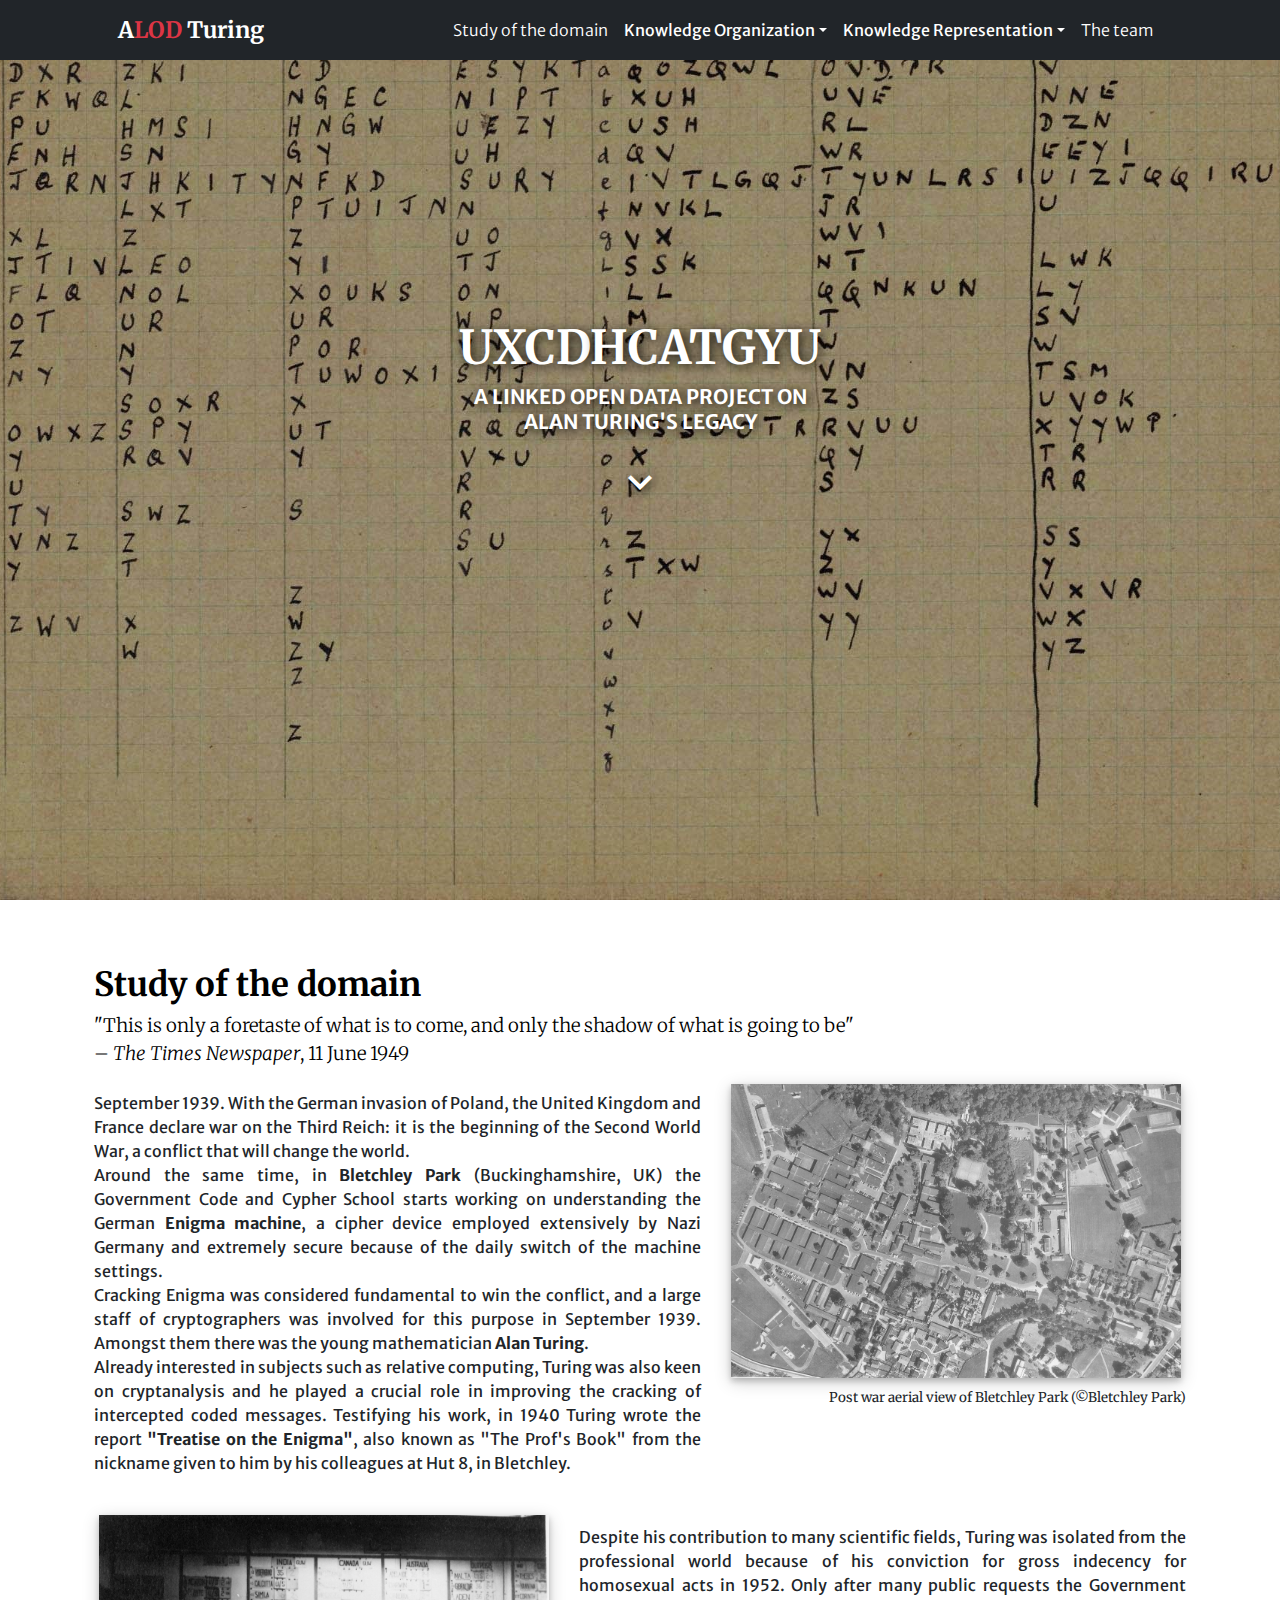
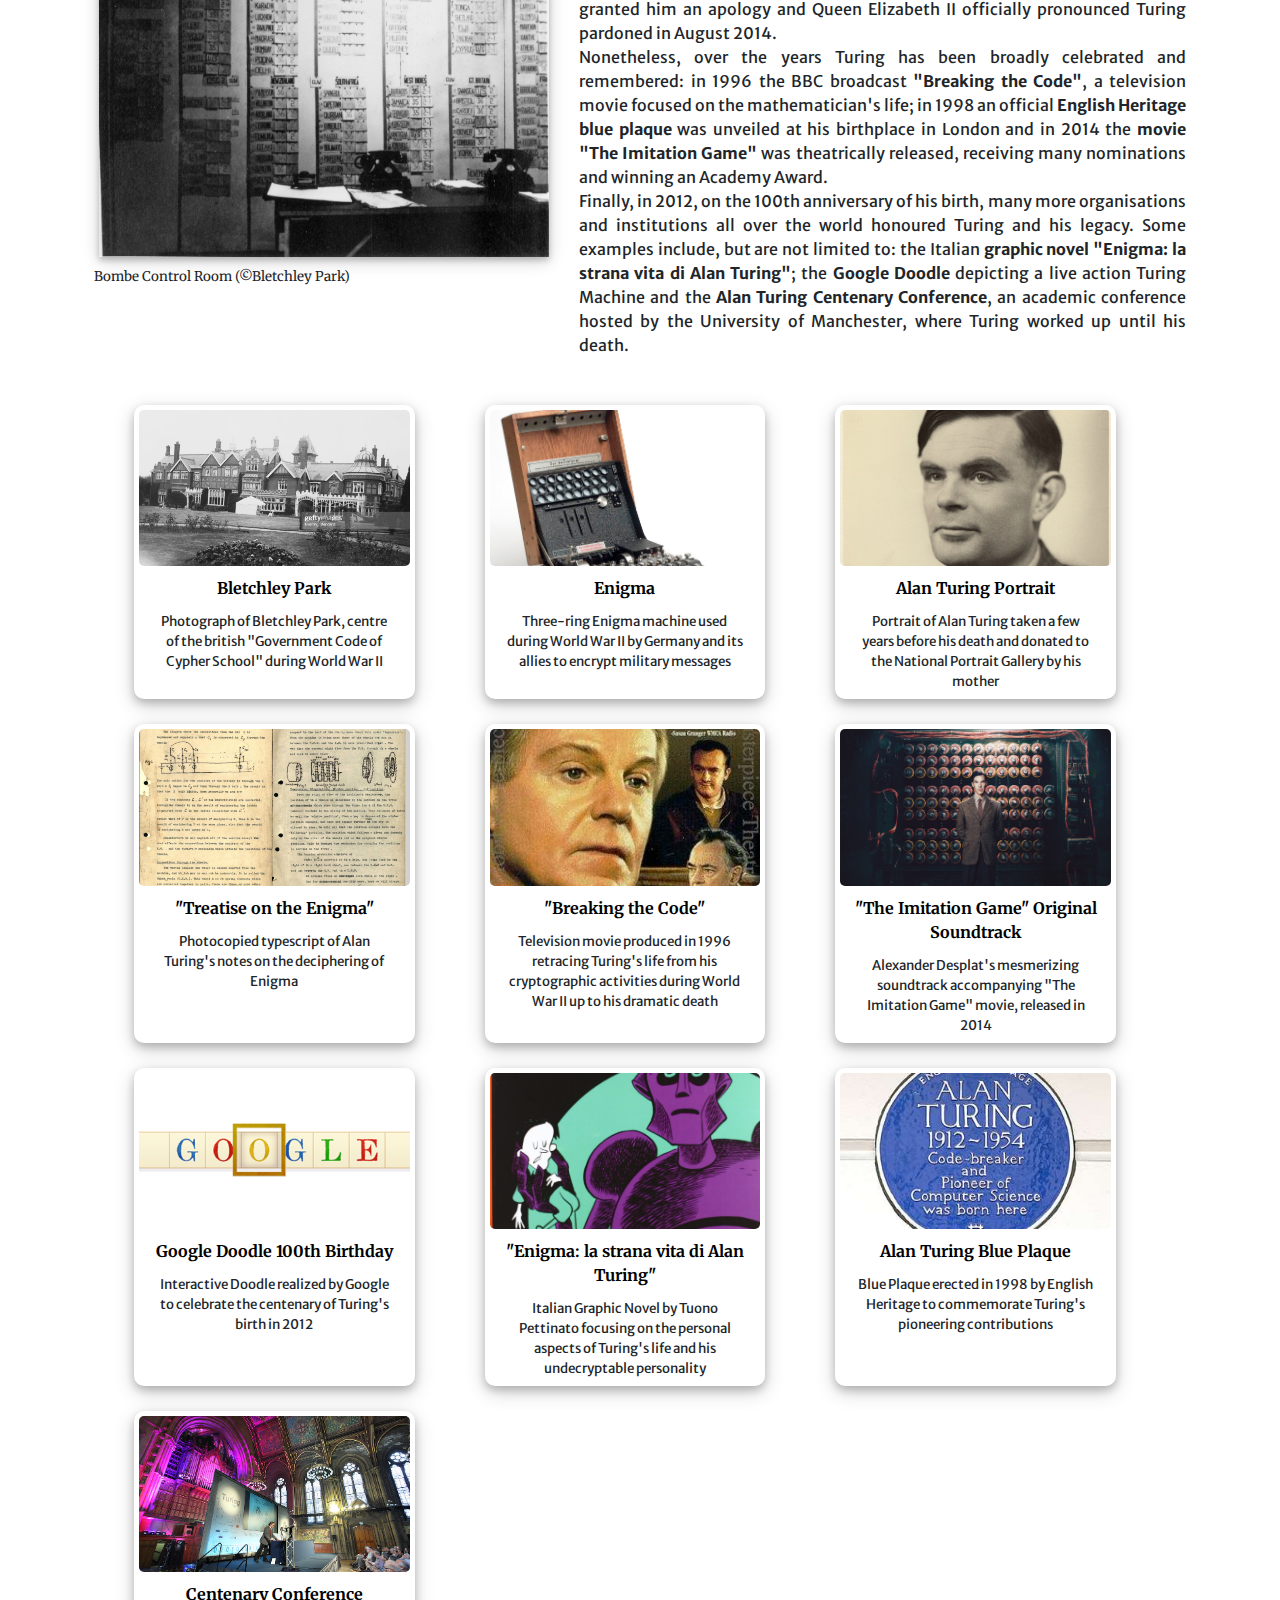
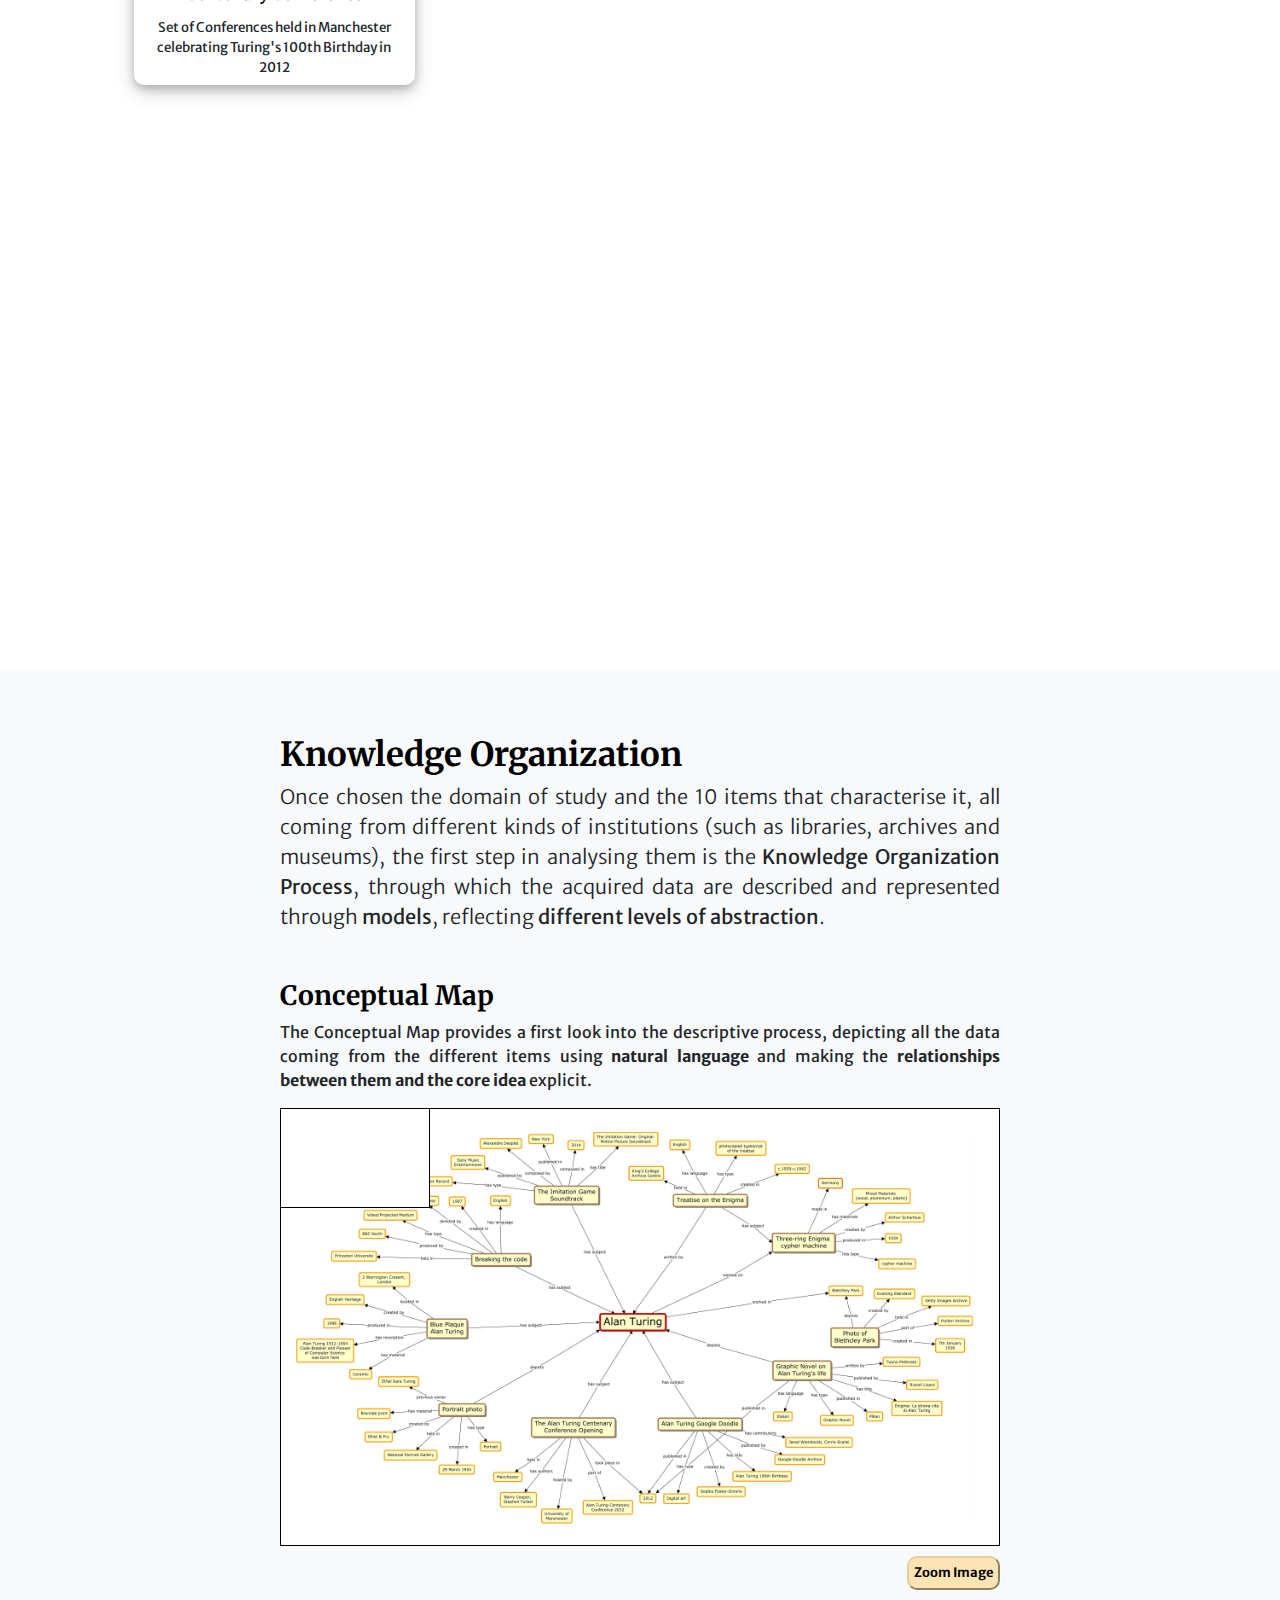
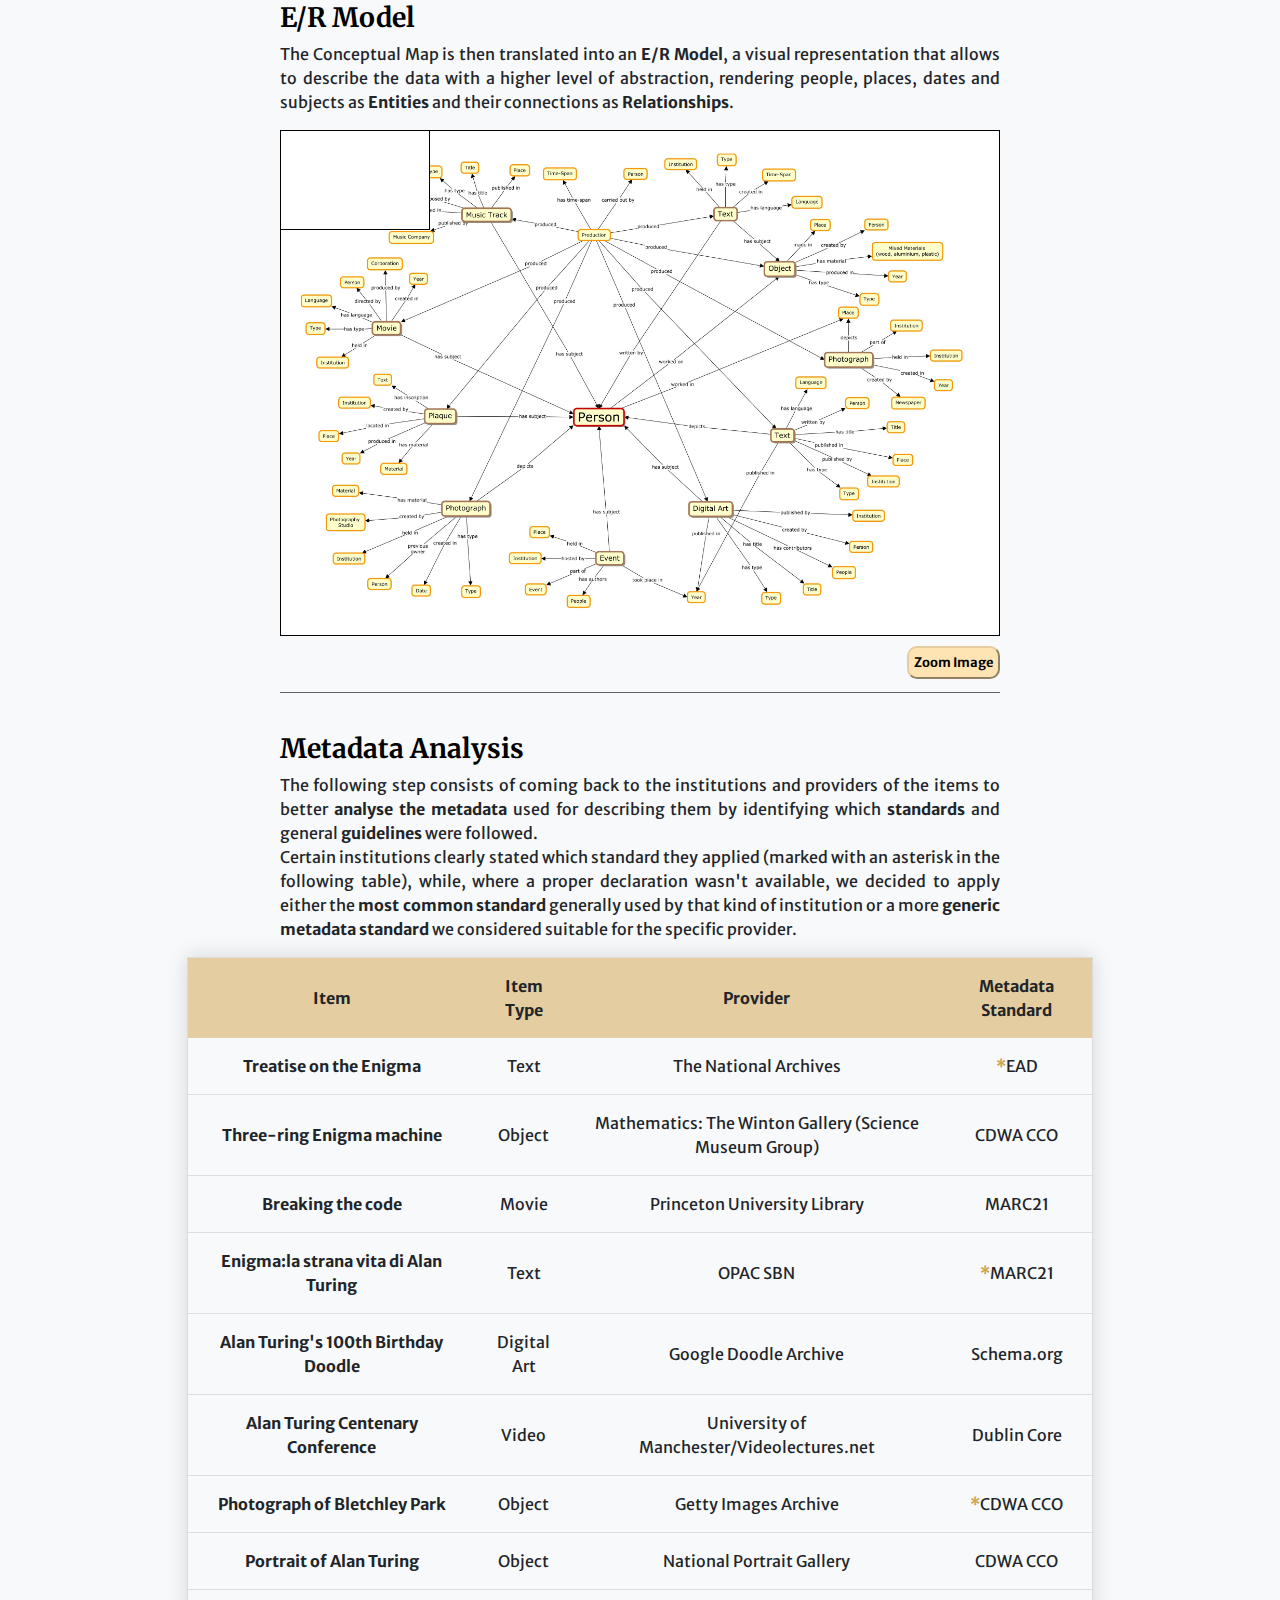
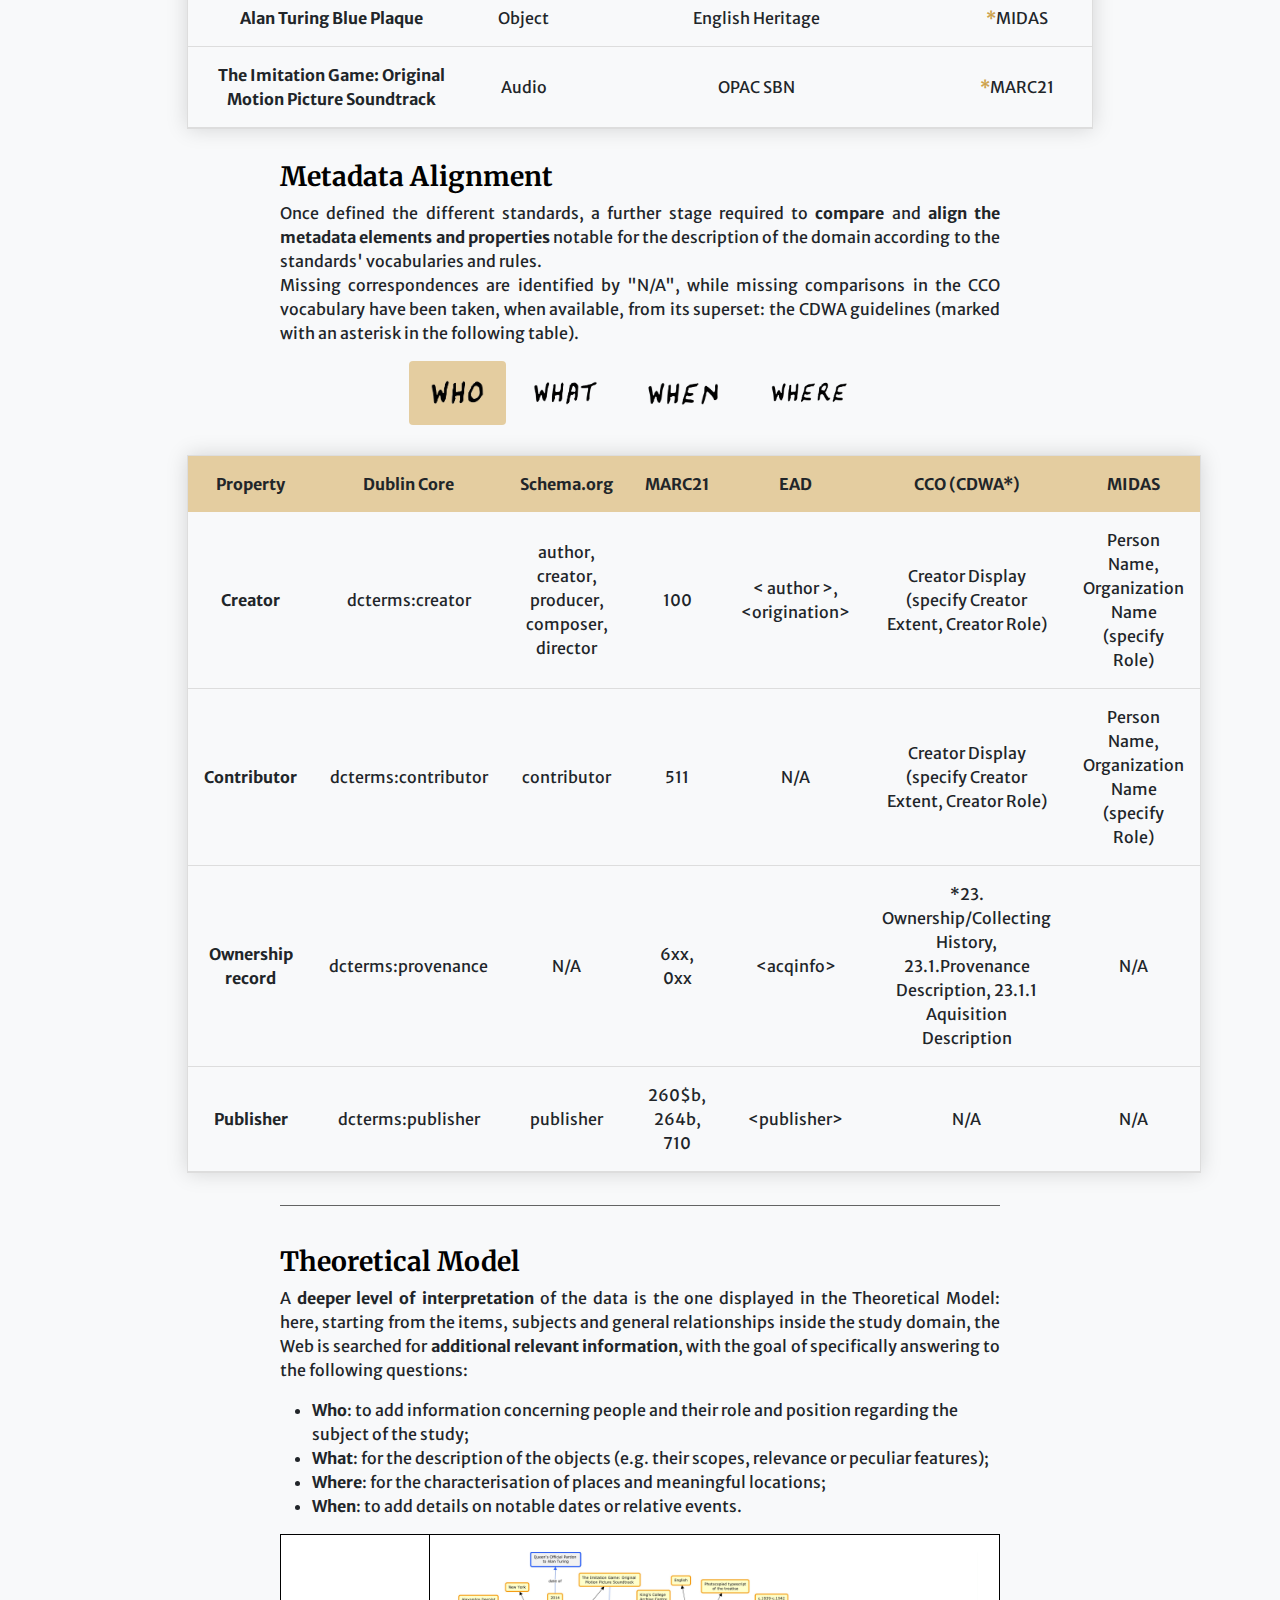
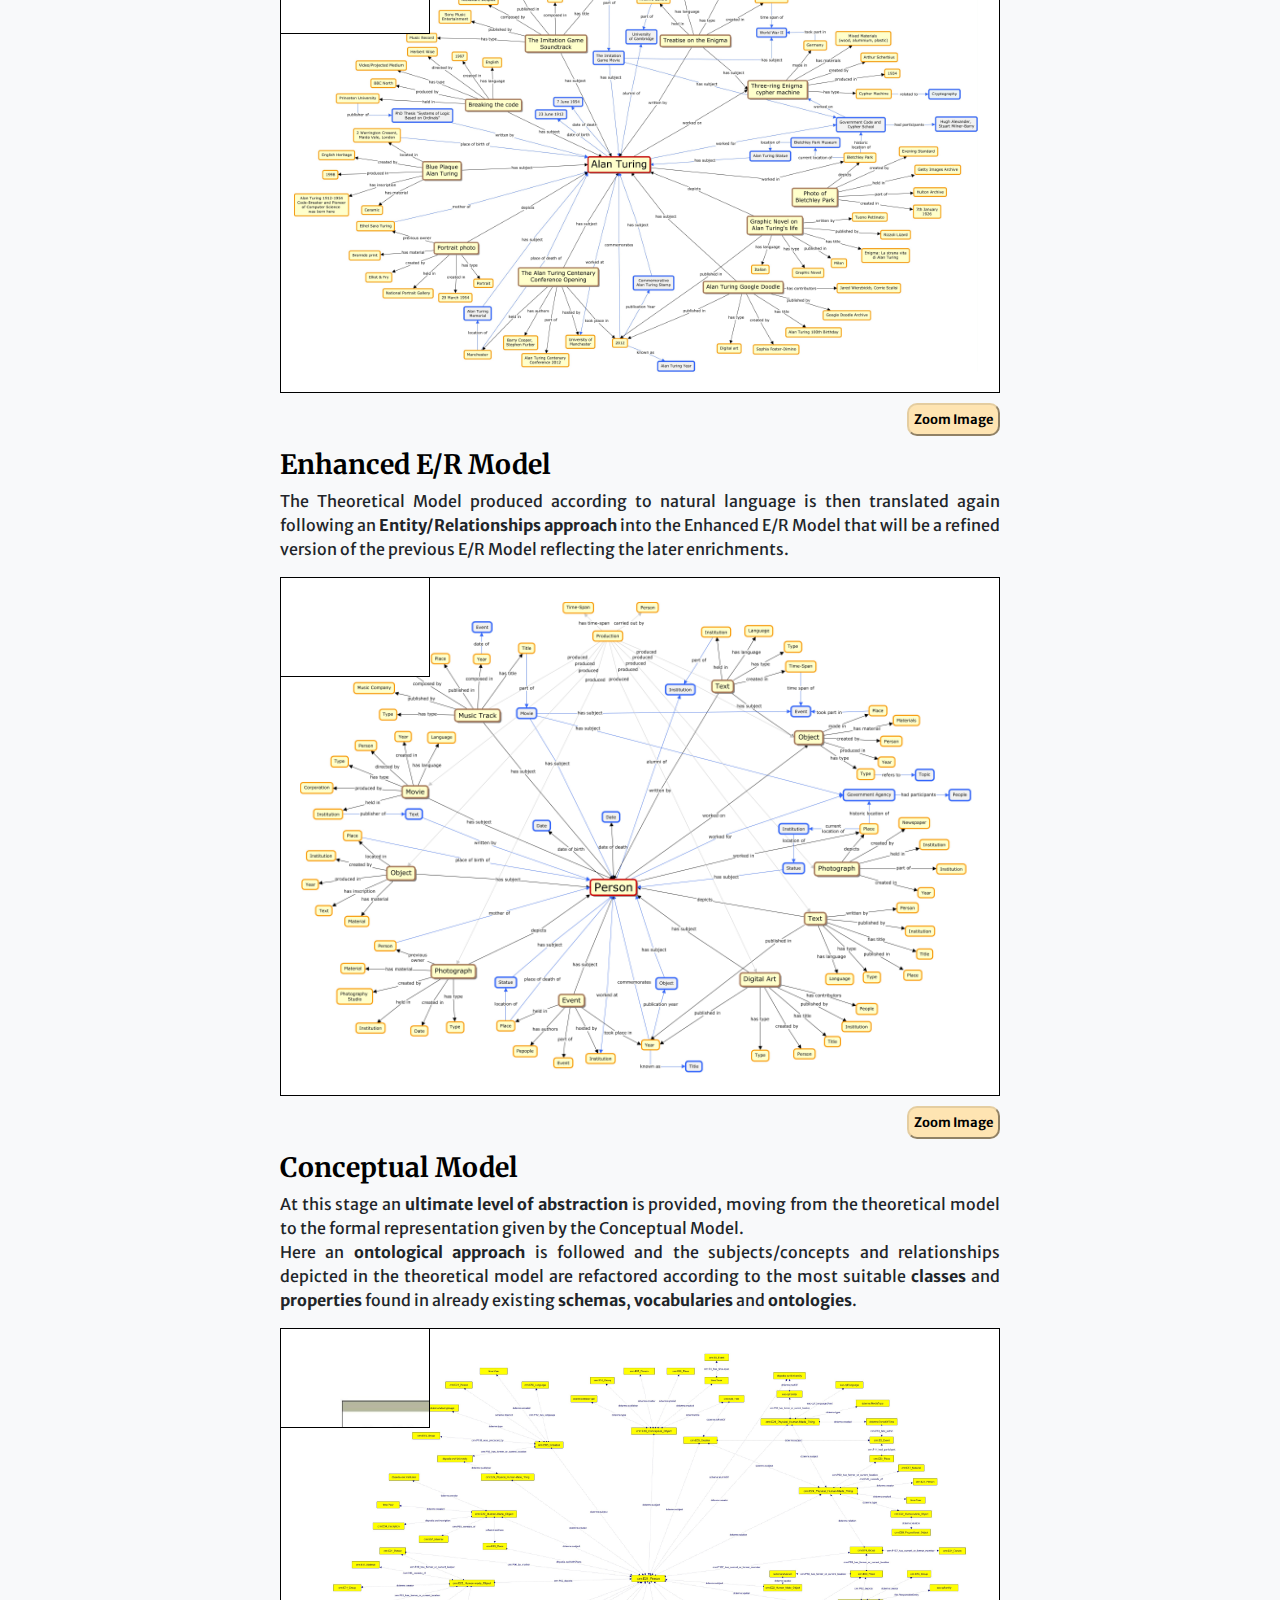
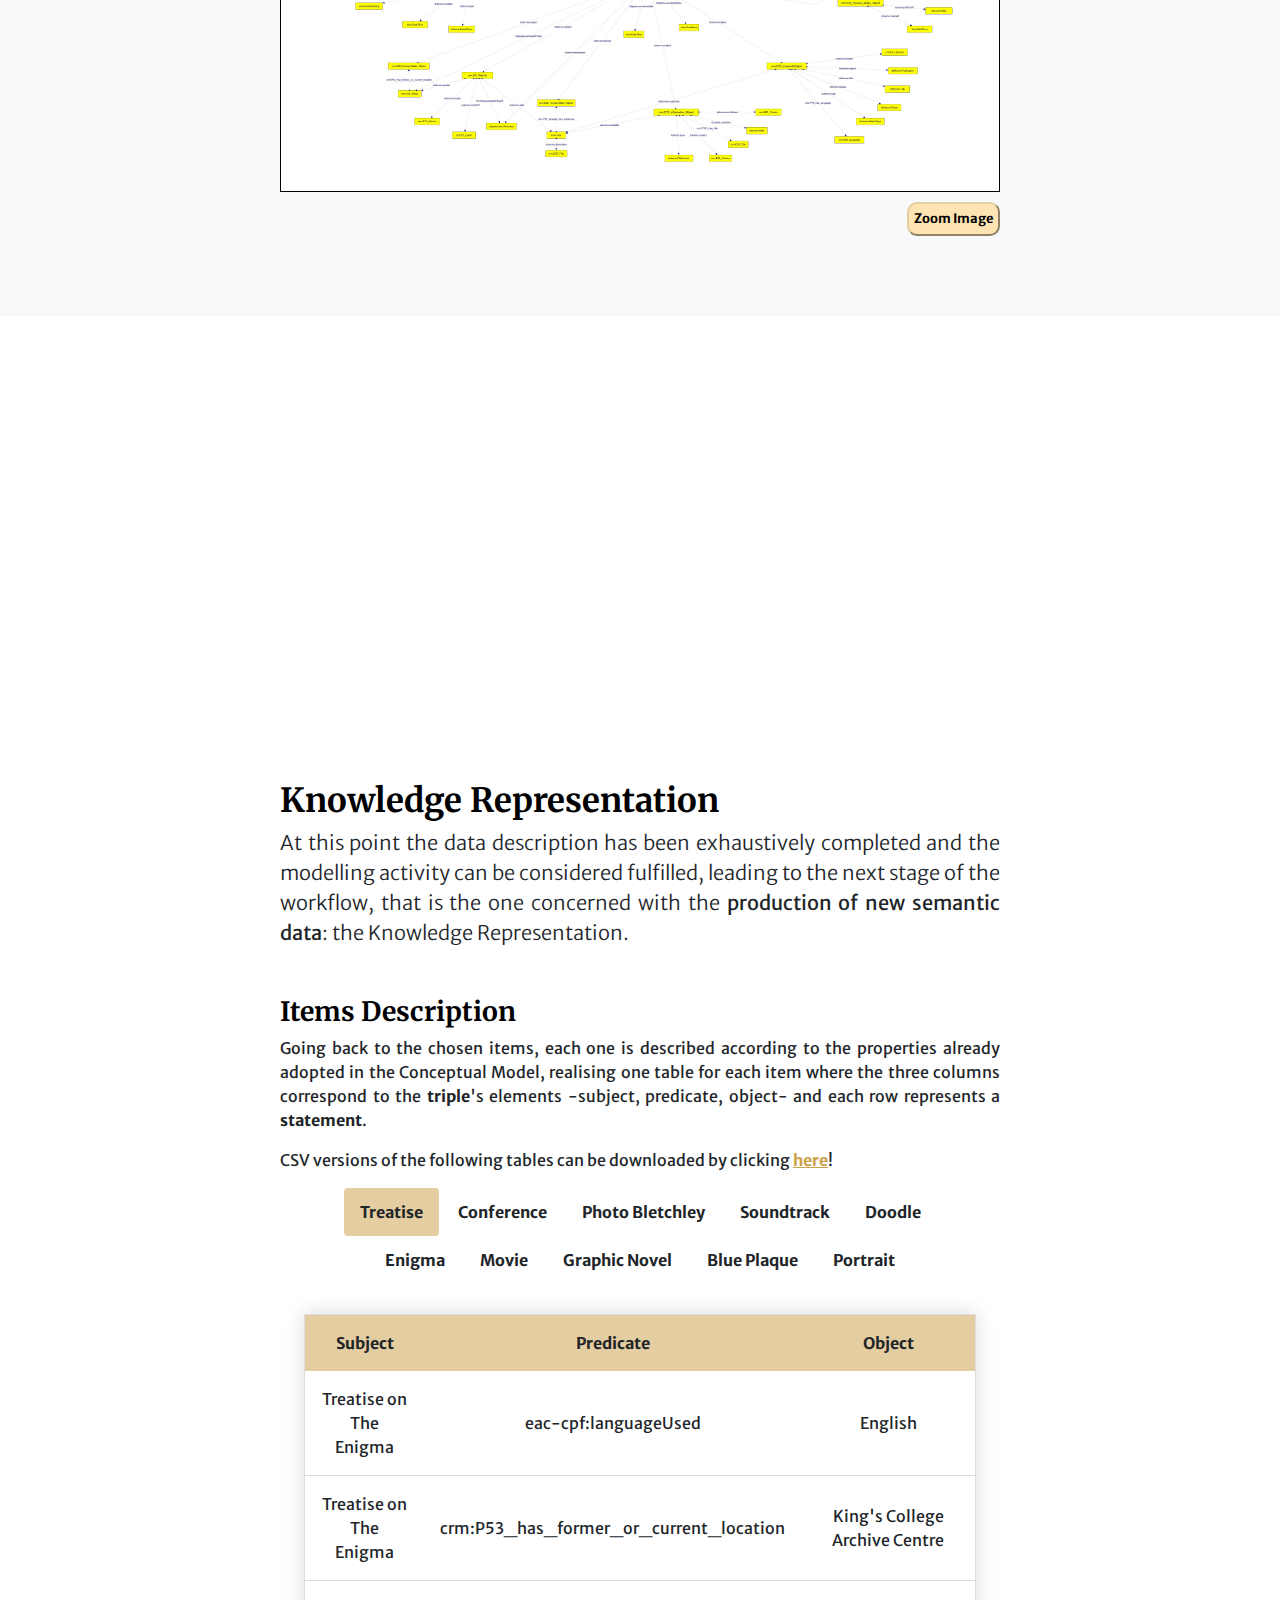
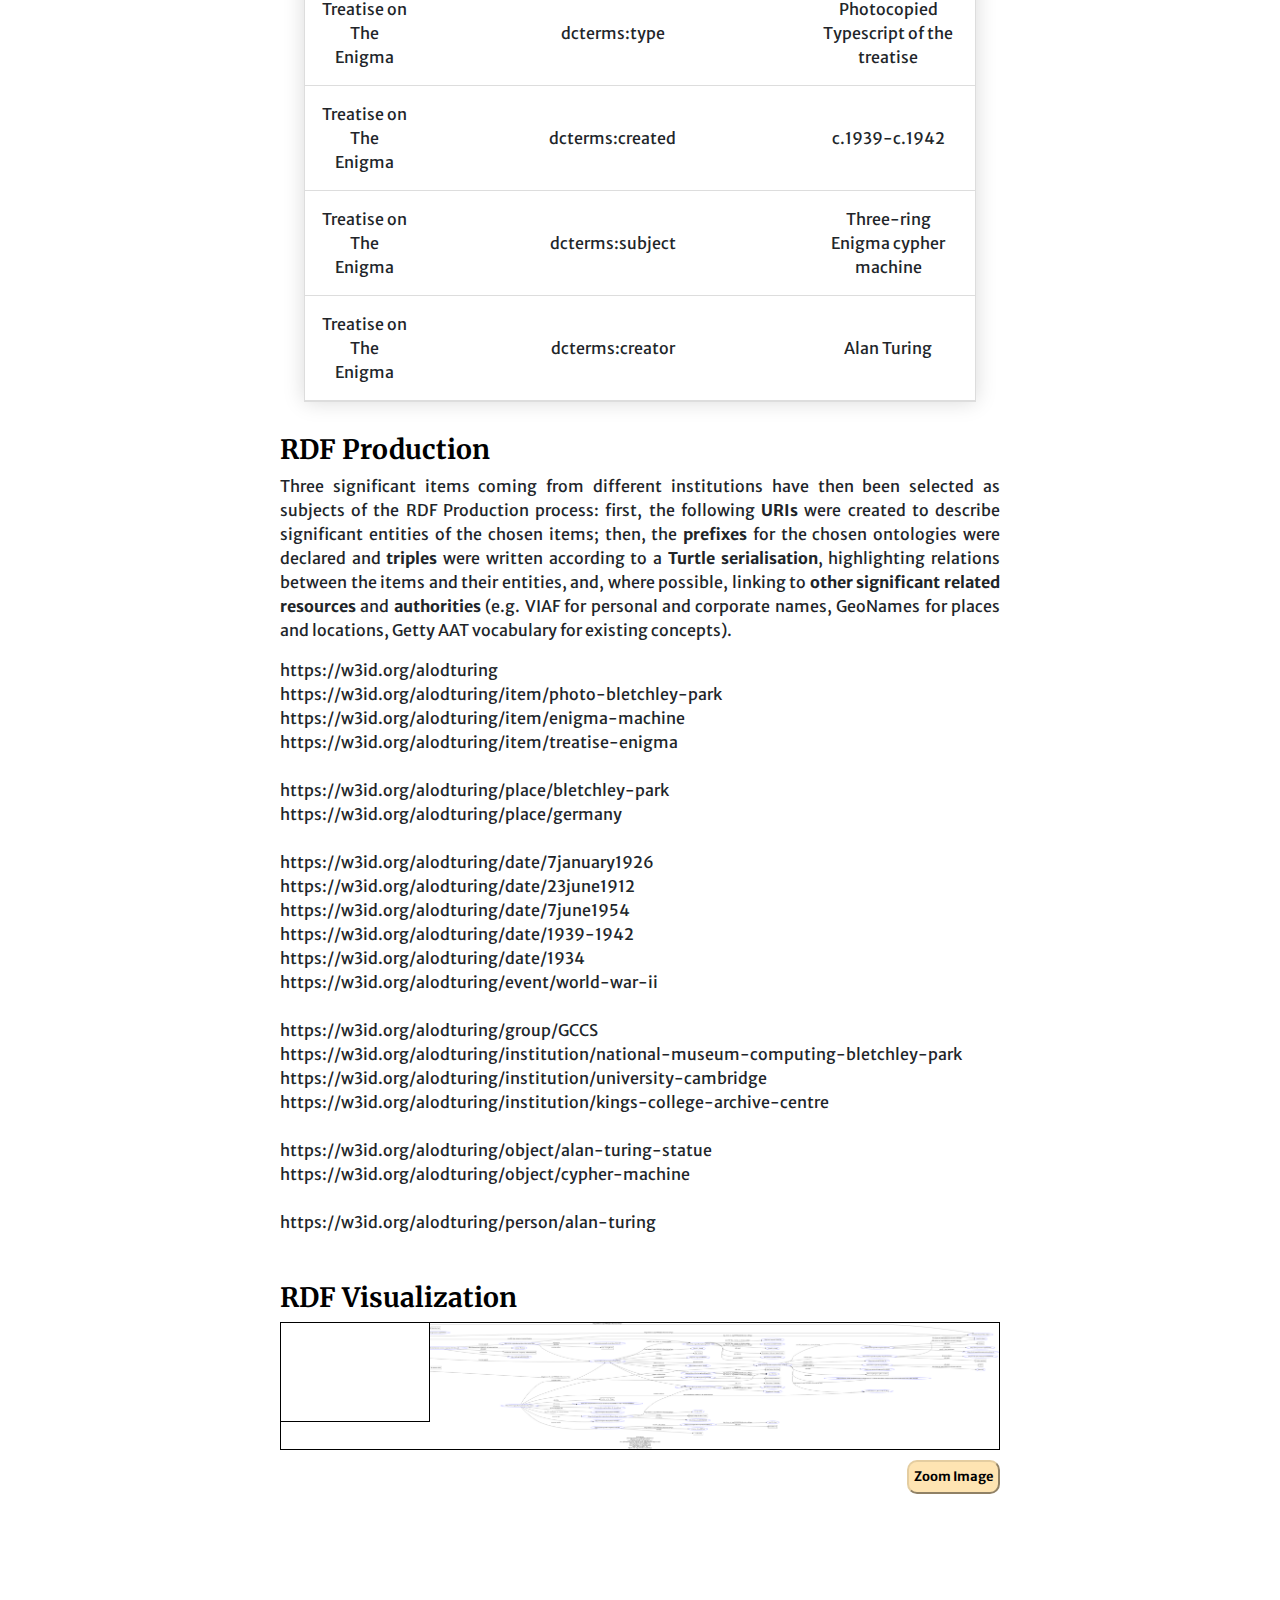
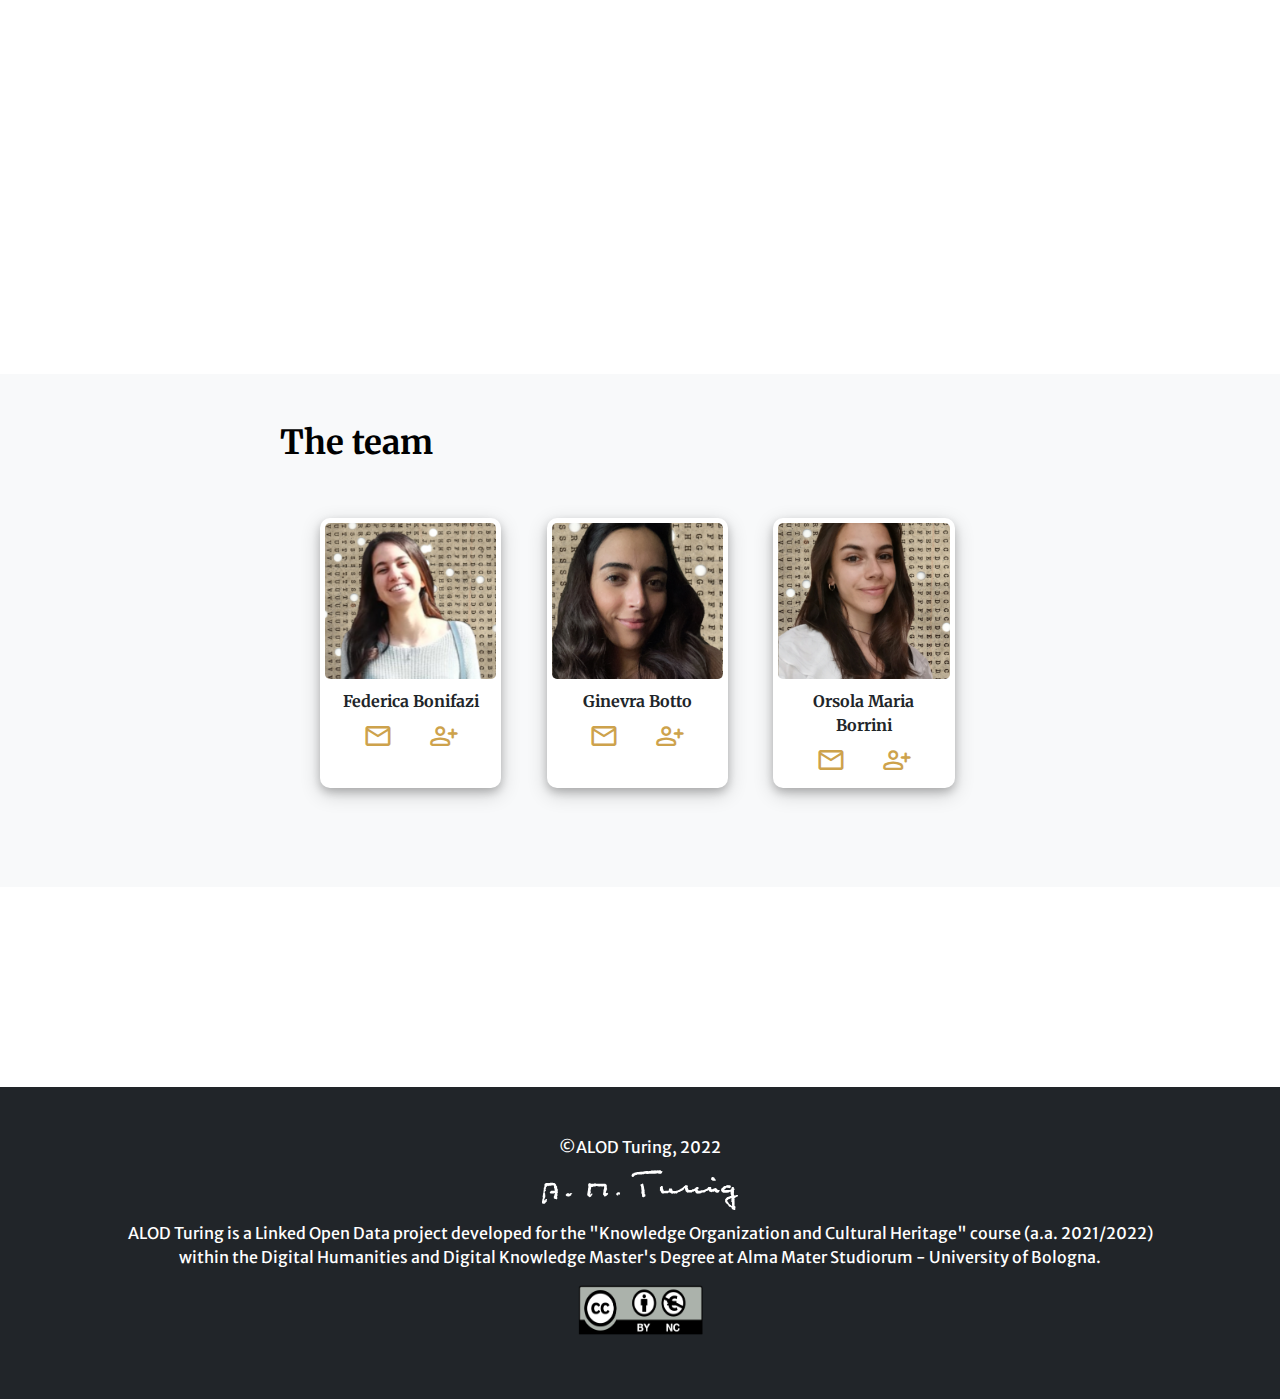
<file: index.html>
<!DOCTYPE html>
<html lang="en">

<head>
    <meta charset="utf-8" />
    <meta name="viewport" content="width=device-width, initial-scale=1, shrink-to-fit=no" />
    <meta name="description" content="" />
    <meta name="author" content="" />
    <title>ALOD Turing</title>
    <!-- The favicon is the icon that represents the page-->
    <link rel="icon" type="image/x-icon" href="favicon.ico" />
    <!-- Core theme CSS (includes Bootstrap)-->
    <link href="styles.css" rel="stylesheet" />
    <!-- JS for the title animation -->
    <script src="titleAnimation.js"></script>
    <!-- JS for the magnifying glass -->
    <script src="magnify.js"></script>
    <!-- Google Fonts -->
    <link rel="preconnect" href="https://fonts.googleapis.com">
    <link rel="preconnect" href="https://fonts.gstatic.com" crossorigin>
    <link
        href="https://fonts.googleapis.com/css2?family=Merriweather+Sans:wght@300&family=Merriweather:ital,wght@0,300;0,400;0,700;1,300;1,400&display=swap"
        rel="stylesheet">
    <!-- Google Icons -->
    <link href="https://fonts.googleapis.com/icon?family=Material+Icons" rel="stylesheet">
    <link href="https://fonts.googleapis.com/icon?family=Material+Icons+Outlined" rel="stylesheet">
    <link rel="stylesheet"
        href="https://fonts.googleapis.com/css2?family=Material+Symbols+Rounded:opsz,wght,FILL,GRAD@48,600,0,0" />
</head>

<body id="page-top">
    <!-- Navigation-->
    <nav class="navbar navbar-expand-lg navbar-dark bg-dark fixed-top">
        <div class="container px-5">
            <a class="navbar-brand" href="#page-top" id="nav-title">A<span style="color:#dc3545">LOD</span> Turing</a>
            <button class="navbar-toggler" type="button" data-bs-toggle="collapse"
                data-bs-target="#navbarSupportedContent" aria-controls="navbarSupportedContent" aria-expanded="false"
                aria-label="Toggle navigation"><span class="navbar-toggler-icon"></span></button>
            <div class="collapse navbar-collapse" id="navbarSupportedContent">
                <!--id="navbarResponsive"-->
                <ul class="navbar-nav ms-auto mb-2 mb-lg-0">
                    <li class="nav-item"><a class="nav-link" href="#study" id="nav-item">Study of the domain</a></li>
                    <li class="nav-item dropdown">
                        <a class="nav-link dropdown-toggle" id="navbarDropdownBlog" href="#KO"
                            aria-expanded="false">Knowledge Organization</a>
                        <ul class="dropdown-menu dropdown-menu-end" aria-labelledby="navbarDropdownBlog">
                            <li><a class="dropdown-item" href="#cmap">Conceptual Map</a></li>
                            <li><a class="dropdown-item" href="#erm">E/R Model</a></li>
                            <li><a class="dropdown-item" href="#man">Metadata Analysis</a></li>
                            <li><a class="dropdown-item" href="#mal">Metadata Alignment</a></li>
                            <li><a class="dropdown-item" href="#tm">Theoretical Model</a></li>
                            <li><a class="dropdown-item" href="#eerm">Enhanced E/R Model</a></li>
                            <li><a class="dropdown-item" href="#cm">Conceptual Model</a></li>
                        </ul>
                    </li>
                    <li class="nav-item dropdown">
                        <a class="nav-link dropdown-toggle" id="navbarDropdownBlog" href="#KR"
                            aria-expanded="false">Knowledge Representation</a>
                        <ul class="dropdown-menu dropdown-menu-end" aria-labelledby="navbarDropdownBlog">
                            <li><a class="dropdown-item" href="#itdes">Items Description</a></li>
                            <li><a class="dropdown-item" href="#rdfp">RDF Production</a></li>
                            <li><a class="dropdown-item" href="#rdfv">RDF Visualization</a></li>
                        </ul>
                    </li>
                    <li class="nav-item"><a class="nav-link" href="#team" id="nav-item">The team</a></li>
                </ul>
            </div>
        </div>
    </nav>

    <!-- Header-->
    <!-- To set the distance of the text from the top part of the header see: css, line 11293 -->
    <header class="parallaxhead text-white">
        <div class="container px-4 text-center">
            <h1 class="fw-bolder" id="title"><span>A</span></h1>
            <p class="lead" id="subtitle">A LINKED OPEN DATA PROJECT ON <br>ALAN TURING'S LEGACY</p>
            <a href="#study"><i class="material-icons nav-link" style="font-size:48px;"
                    id="expandbutton">expand_more</i></a>
            <script>animate();</script>
        </div>
    </header>
    <!-- Study of the domain section-->
    <section id="study">
        <!-- To set the distance from the previous section/parallax: css, line 11299 (padding-top/bottom)-->
        <div class="container px-4">
            <div class="row gx-4 justify-content-center">
                <div style="text-align: justify;">
                    <h2 class="sectitle">Study of the domain</h2>
                    <p class="quote" style="font-size: 14pt;">"This is only a foretaste of what is to come, and only the
                        shadow of what is going to be"<br>
                        – <i>The Times Newspaper</i>, 11 June 1949</p>
                    <div class="floatimgalign">
                        <p style="margin-top:7px;">September 1939. With the German invasion of Poland, the United
                            Kingdom and France declare war on the Third Reich: it is the beginning of the Second World
                            War, a conflict that will change the
                            world.<br>
                            Around the same time, in <b>Bletchley Park</b> (Buckinghamshire, UK) the Government Code and
                            Cypher School starts working on understanding the German
                            <b>Enigma machine</b>, a cipher device employed extensively by Nazi Germany and extremely
                            secure
                            because of the daily switch of the machine settings. <br>
                            Cracking Enigma was considered fundamental to win the conflict, and a large staff of
                            cryptographers was involved for this purpose in September 1939.
                            Amongst them there was the young mathematician <b>Alan Turing</b>.<br>Already interested in
                            subjects such as relative computing, Turing was also keen on cryptanalysis and he played a
                            crucial role in improving
                            the cracking of intercepted coded messages. Testifying his work, in 1940 Turing wrote the
                            report
                            <b>"Treatise on the Enigma"</b>, also known as "The Prof's Book"
                            from the nickname given to him by his colleagues at Hut 8, in Bletchley.
                        </p>
                        <p>
                        <figure>
                            <img src="imgtxt/aerialbletchley.png" alt="Aerial Photo of Bletchley Park"
                                class="rightfloatimg">
                            <figcaption
                                style="font-family: Merriweather, sans-serif; font-size: smaller; text-align: right;">
                                Post war aerial view of Bletchley Park (&copy;Bletchley Park)</figcaption>
                        </figure>
                        </p>
                    </div>
                    <br>
                    <div class="floatimgalign">
                        <p>
                        <figure>
                            <img src="imgtxt/bombecontrol.png" alt="Bombe Control" class="leftfloatimg">
                            <figcaption
                                style="font-family: Merriweather, sans-serif; font-size: smaller; text-align: left;">
                                Bombe Control Room (&copy;Bletchley Park)</figcaption>
                        </figure>
                        </p>
                        <p style="margin-top:10px;">Despite his contribution to many scientific fields, Turing was
                            isolated from the professional world because of his conviction for gross indecency for
                            homosexual acts in 1952.
                            Only after many public requests the Government granted him an apology and Queen Elizabeth II
                            officially pronounced Turing pardoned in August 2014.<br>
                            Nonetheless, over the years Turing has been broadly celebrated and remembered: in 1996 the
                            BBC broadcast <b>"Breaking the Code"</b>, a television movie focused on the mathematician's
                            life;
                            in 1998 an official <b>English Heritage blue plaque</b> was unveiled at his birthplace in
                            London and in 2014 the <b>movie "The Imitation Game"</b> was theatrically released,
                            receiving many nominations and winning an Academy Award.<br>
                            Finally, in 2012, on the 100th anniversary of his birth, many more organisations and
                            institutions all over the world honoured Turing and his legacy. Some examples include, but
                            are not limited to: the Italian <b>graphic novel "Enigma: la strana vita di Alan
                                Turing"</b>;
                            the <b>Google Doodle</b> depicting a live action Turing Machine and the <b>Alan Turing
                                Centenary Conference</b>, an academic conference hosted by the University of Manchester,
                            where Turing worked up until his death.
                        </p>
                    </div>
                </div>
                <br>
                <div class="items bgitems">
                    <!-- ITEMS -->
                    <section class="polaroid-container">
                        <div class="polaroid">
                            <a href="http://www.gettyimages.com/detail/3066353" target="blank"
                                title="Bletchley Park"><img src="imgitems/bletchley.jpg" alt="Bletchley Park"
                                    style="width:100%" class="polaroidimg">
                                <div class="polartext">Bletchley Park</div>
                            </a>
                            <div class="polartextcomm">Photograph of Bletchley Park, centre of the british "Government
                                Code of Cypher School" during World War II</div>
                        </div>
                        <div class="polaroid">
                            <a href="https://collection.sciencemuseumgroup.org.uk/objects/co35752/three-ring-enigma-cypher-machine-in-oak-wood-transit-case-cipher-machine"
                                target="blank" title="Enigma"><img src="imgitems/enigma.jpg" alt="Enigma"
                                    style="width:100%" class="polaroidimg">
                                <div class="polartext">Enigma</div>
                            </a>
                            <div class="polartextcomm">Three-ring Enigma machine used during World War II by Germany and
                                its allies to encrypt military messages</div>
                        </div>
                        <div class="polaroid">
                            <a href="https://www.npg.org.uk/collections/search/portrait/mw165875/Alan-Turing?LinkID=mp18700&role=sit&rNo=0"
                                target="blank" title="Alan Turing"><img src="imgitems/portrait.png"
                                    alt="Alan Turing Portrait" style="width:100%" class="polaroidimg">
                                <div class="polartext">Alan Turing Portrait</div>
                            </a>
                            <div class="polartextcomm">Portrait of Alan Turing taken a few years before his death and
                                donated to the National Portrait Gallery by his mother</div>
                        </div>
                        <div class="polaroid">
                            <a href="https://discovery.nationalarchives.gov.uk/details/r/0ae1a064-ccc7-4b2a-945a-de5180d8d6c7"
                                target="blank" title="Treatise on the Enigma"><img src="imgitems/treatise.png"
                                    alt="Treatise on the Enigma" style="width:100%" class="polaroidimg">
                                <div class="polartext">"Treatise on the Enigma"</div>
                            </a>
                            <div class="polartextcomm">Photocopied typescript of Alan Turing's notes on the deciphering
                                of Enigma</div>
                        </div>
                        <div class="polaroid">
                            <a href="https://catalog.princeton.edu/catalog/9968722273506421" target="blank"
                                title="Breaking the Code"><img src="imgitems/movie.jpg" alt="Breaking the Code"
                                    style="width:100%" class="polaroidimg">
                                <div class="polartext">"Breaking the Code"</div>
                            </a>
                            <div class="polartextcomm">Television movie produced in 1996 retracing Turing's life from
                                his cryptographic activities during World War II up to his dramatic death</div>
                        </div>
                        <div class="polaroid">
                            <a href="http://id.sbn.it/bid/MIL0885778" target="blank"
                                title="The Imitation Game Original Soundtrack"><img src="imgitems/ost.jpg"
                                    alt="The Imitation Game Original Soundtrack" style="width:100%" class="polaroidimg">
                                <div class="polartext">"The Imitation Game" Original Soundtrack</div>
                            </a>
                            <div class="polartextcomm">Alexander Desplat's mesmerizing soundtrack accompanying "The
                                Imitation Game" movie, released in 2014</div>
                        </div>
                        <div class="polaroid">
                            <a href="https://www.google.com/doodles/alan-turings-100th-birthday" target="blank"
                                title="Google Doodle 100th Birthday"><img src="imgitems/google.png"
                                    alt="Google Doodle 100th Birthday" style="width:100%" class="polaroidimg">
                                <div class="polartext">Google Doodle 100th Birthday</div>
                            </a>
                            <div class="polartextcomm">Interactive Doodle realized by Google to celebrate the centenary
                                of Turing's birth in 2012</div>
                        </div>
                        <div class="polaroid">
                            <a href="http://id.sbn.it/bid/UBO3973233" target="blank" title="Graphic Novel Enigma"><img
                                    src="imgitems/graphicnovel.jpg" alt="Graphic Novel Enigma" style="width:100%"
                                    class="polaroidimg">
                                <div class="polartext">"Enigma: la strana vita di Alan Turing"</div>
                            </a>
                            <div class="polartextcomm">Italian Graphic Novel by Tuono Pettinato focusing on the personal
                                aspects of Turing's life and his undecryptable personality</div>
                        </div>
                        <div class="polaroid">
                            <a href="https://www.english-heritage.org.uk/visit/blue-plaques/alan-turing/" target="blank"
                                title="Plaque"><img src="imgitems/plaque.jpg" alt="Plaque" style="width:100%"
                                    class="polaroidimg">
                                <div class="polartext">Alan Turing Blue Plaque</div>
                            </a>
                            <div class="polartextcomm">Blue Plaque erected in 1998 by English Heritage to commemorate
                                Turing's pioneering contributions</div>
                        </div>
                        <div class="polaroid">
                            <a href="http://videolectures.net/turing100_cooper_furber_opening/" target="blank"
                                title="Centenary Conference"><img src="imgitems/conf.jpg" alt="Centenary Conference"
                                    style="width:100%" class="polaroidimg">
                                <div class="polartext">Centenary Conference</div>
                            </a>
                            <div class="polartextcomm">Set of Conferences held in Manchester celebrating Turing's 100th
                                Birthday in 2012</div>
                        </div>
                    </section>
                </div>
            </div>
        </div>
    </section>
    <div class="parallax1"></div>
    <!-- Knowledge Organization section-->
    <section class="bg-light" id="KO">
        <div class="container px-4">
            <div class="row gx-4 justify-content-center">
                <div class="col-lg-8">
                    <h2 class="sectitle">Knowledge Organization</h2>
                    <p class="lead" style="text-align:justify;"> Once chosen the domain of study and the 10 items that
                        characterise it,
                        all coming from different kinds of institutions (such as libraries, archives and museums),
                        the first step in analysing them is the <b>Knowledge Organization Process</b>,
                        through which the acquired data are described and represented through <b>models</b>, reflecting
                        <b>different levels of abstraction</b>.
                    </p>
                    <h2 id="cmap" class="sectitle" style="font-size: 20pt;">Conceptual Map</h2>
                    <p style="text-align:justify;">The Conceptual Map provides a first look into the descriptive
                        process,
                        depicting all the data coming from the different items using <b>natural language</b> and
                        making the <b>relationships between them and the core idea</b> explicit.</p>
                    <div class="img-magnifier-container"> <img id="myimage" src="maps/ConceptualMap.jpg"
                            alt="Conceptual Map" style="max-width:100%;max-height:100%; border: 1px solid rgb(0, 0, 0);"
                            onload="magnify('myimage', 2);"></div>
                    <!--zoom img-->
                    <button class="openmodalmyBtn">Zoom Image</button>
                    <div class="modalmyModal">
                        <div class="modal-content">
                            <span class="close">&times;</span>
                            <p class="modaltext">Conceptual Map</p>
                            <img src="maps/ConceptualMap.jpg">
                        </div>
                    </div>
                    <br>
                    <h2 id="erm" class="sectitle" style="font-size: 20pt;">E/R Model</h2>
                    <p style="text-align:justify;">The Conceptual Map is then translated into an <b>E/R Model</b>, a
                        visual representation that allows
                        to describe the data with a higher level of abstraction, rendering people,
                        places, dates and subjects as <b>Entities</b> and their connections as <b>Relationships</b>.</p>
                    <div class="img-magnifier-container"> <img id="myimage1" src="maps/ERModel.jpg" alt="E/R Model"
                            style="max-width:100%;max-height:100%; border: 1px solid rgb(0, 0, 0);"
                            onload="magnify('myimage1', 2);"></div>
                    <!--zoom img-->
                    <button class="openmodalmyBtn">Zoom Image</button>
                    <div class="modalmyModal">
                        <div class="modal-content">
                            <span class="close">&times;</span>
                            <p class="modaltext">E/R Model</p>
                            <img src="maps/ERModel.jpg">
                        </div>
                    </div>
                    <br style="margin-top:10px;">
                    <hr>
                    <h2 id="man" class="sectitle" style="font-size: 20pt;">Metadata Analysis</h2>
                    <p style="text-align:justify;">The following step consists of coming back to the institutions and
                        providers of the items to better <b>analyse
                            the metadata</b> used for describing them by identifying which <b>standards</b> and general
                        <b>guidelines</b> were followed. <br>
                        Certain institutions clearly stated which standard they applied (marked with an asterisk in the
                        following table),
                        while, where a proper declaration wasn't available, we decided to apply either the <b>most
                            common standard</b> generally
                        used by that kind of institution or a more <b>generic metadata standard</b> we considered
                        suitable for the specific provider.
                    </p>
                </div>
                <div class="col-lg-10">
                    <!-- Below the table for the metadata analysis -->
                    <table class="tab_meta_align">
                        <thead>
                            <tr id="trhead">
                                <th>Item</th>
                                <th>Item Type</th>
                                <th>Provider</th>
                                <th>Metadata Standard</th>
                            </tr>
                        </thead>
                        <tr>
                            <td class="td1">Treatise on the Enigma</td>
                            <td>Text</td>
                            <td>The National Archives</td>
                            <td><a href="https://www.nationalarchives.gov.uk/information-management/manage-information/preserving-digital-records/guidance/"
                                    alt="Go to the documentation" target="blank" class="metadoc">&ast;<a />EAD</td>
                        </tr>
                        <tr>
                            <td class="td1">Three-ring Enigma machine</td>
                            <td>Object</td>
                            <td>Mathematics: The Winton Gallery (Science Museum Group) </td>
                            <td>CDWA CCO</td>
                        </tr>
                        <tr>
                            <td class="td1">Breaking the code</td>
                            <td>Movie</td>
                            <td>Princeton University Library</td>
                            <td>MARC21</td>
                        </tr>
                        <tr>
                            <td class="td1">Enigma:la strana vita di Alan Turing</td>
                            <td>Text</td>
                            <td>OPAC SBN</td>
                            <td><a href="https://www.iccu.sbn.it/it/SBN/il-catalogo-sbn-aperto-al-pubblico-opac/"
                                    alt="Go to the documentation" target="blank" class="metadoc">&ast;</a>MARC21</td>
                        </tr>
                        <tr>
                            <td class="td1">Alan Turing's 100th Birthday Doodle</td>
                            <td>Digital Art</td>
                            <td>Google Doodle Archive</td>
                            <td>Schema.org</td>
                        </tr>
                        <tr>
                            <td class="td1">Alan Turing Centenary Conference</td>
                            <td>Video</td>
                            <td>University of Manchester/Videolectures.net</td>
                            <td>Dublin Core</td>
                        </tr>
                        <tr>
                            <td class="td1">Photograph of Bletchley Park</td>
                            <td>Object</td>
                            <td>Getty Images Archive</td>
                            <td><a href="http://www.getty.edu/research/publications/electronic_publications/cdwa/"
                                    alt="Go to the documentation" target="blank" class="metadoc">&ast;</a>CDWA CCO</td>
                        </tr>
                        <tr>
                            <td class="td1">Portrait of Alan Turing</td>
                            <td>Object</td>
                            <td>National Portrait Gallery</td>
                            <td>CDWA CCO</td>
                        </tr>
                        <tr>
                            <td class="td1">Alan Turing Blue Plaque</td>
                            <td>Object</td>
                            <td>English Heritage</td>
                            <td><a href="http://www.heritage-standards.org.uk/midas-heritage/"
                                    alt="Go to the documentation" target="blank" class="metadoc">&ast;</a>MIDAS</td>
                        </tr>
                        <tr>
                            <td class="td1">The Imitation Game: Original Motion Picture Soundtrack</td>
                            <td>Audio</td>
                            <td>OPAC SBN</td>
                            <td><a href="https://www.iccu.sbn.it/it/SBN/il-catalogo-sbn-aperto-al-pubblico-opac/"
                                    alt="Go to the documentation" target="blank" class="metadoc">&ast;</a>MARC21</td>
                        </tr>
                    </table>
                </div>
                <div class="col-lg-8">
                    <h2 id="mal" class="sectitle" style="font-size: 20pt;">Metadata Alignment</h2>
                    <p style="text-align:justify;">Once defined the different standards, a further stage required to
                        <b>compare</b> and <b>align the metadata elements
                            and properties</b> notable for the description of the domain according to the standards'
                        vocabularies and rules. <br>
                        Missing correspondences are identified by "N/A", while missing comparisons in the CCO vocabulary
                        have been taken,
                        when available, from its superset: the CDWA guidelines (marked with an asterisk in the following
                        table).
                    </p>
                </div>
                <!-- Below the metadata alignment table -->
                <div id="myBtnContainer" class="metaAlignBtn col-lg-10">
                    <!-- Buttons for the filtering with the 4W-->
                    <button class="btn active" onclick="filterSelection('metaAlign','who')" id="who"><img
                            src="table/who1.jpg" style="max-height: 40px;"></button>
                    <button class="btn" onclick="filterSelection('metaAlign','what')" id="what"><img
                            src="table/what1.jpg" style="max-height: 40px;"></button>
                    <button class="btn" onclick="filterSelection('metaAlign','when')" id="when"><img
                            src="table/when1.jpg" style="max-height: 40px;"></button>
                    <button class="btn" onclick="filterSelection('metaAlign','where')" id="where"><img
                            src="table/where1.jpg" style="max-height: 40px;"></button>
                </div>

                <div class="filterDiv metaAlign who col-lg-10">
                    <!-- WHO CONTENT -->
                    <table id="who">
                        <thead>
                            <tr id="trhead">
                                <th>Property</th>
                                <th>Dublin Core</th>
                                <th>Schema.org</th>
                                <th>MARC21</th>
                                <th>EAD</th>
                                <th>CCO (CDWA&ast;)</th>
                                <th>MIDAS</th>
                            </tr>
                        </thead>
                        <tr>
                            <td class="td1">Creator</td>
                            <td>dcterms:creator</td>
                            <td>author, creator, producer, composer, director</td>
                            <td>100</td>
                            <td>&lt; author &gt;, &lt;origination&gt;</td>
                            <td>Creator Display (specify Creator Extent, Creator Role)</td>
                            <td>Person Name, Organization Name (specify Role)</td>
                        </tr>
                        <tr>
                            <td class="td1">Contributor</td>
                            <td>dcterms:contributor</td>
                            <td>contributor</td>
                            <td>511</td>
                            <td>N/A</td>
                            <td>Creator Display (specify Creator Extent, Creator Role)</td>
                            <td>Person Name, Organization Name (specify Role)</td>
                        </tr>
                        <tr>
                            <td class="td1">Ownership record</td>
                            <td>dcterms:provenance</td>
                            <td>N/A</td>
                            <td>6xx, 0xx</td>
                            <td>&lt;acqinfo&gt;</td>
                            <td>&ast;23. Ownership/Collecting History, 23.1.Provenance Description, 23.1.1 Aquisition
                                Description </td>
                            <td>N/A</td>
                        </tr>
                        <tr>
                            <td class="td1">Publisher</td>
                            <td>dcterms:publisher</td>
                            <td>publisher</td>
                            <td>260$b, 264b, 710</td>
                            <td>&lt;publisher&gt;</td>
                            <td>N/A</td>
                            <td>N/A</td>
                        </tr>
                    </table>
                </div>
                <div class="filterDiv metaAlign what col-lg-10">
                    <!-- WHAT CONTENT -->
                    <table id="what">
                        <thead>
                            <tr id="trhead">
                                <th>Property</th>
                                <th>Dublin Core</th>
                                <th>Schema.org</th>
                                <th>MARC21</th>
                                <th>EAD</th>
                                <th>CCO (CDWA&ast;)</th>
                                <th>MIDAS</th>
                            </tr>
                        </thead>
                        <tr>
                            <td class="td1">Comments</td>
                            <td>N/A</td>
                            <td>N/A</td>
                            <td>5xx</td>
                            <td>&lt;note&gt;</td>
                            <td>Remarks</td>
                            <td>N/A</td>
                        </tr>
                        <tr>
                            <td class="td1">Description</td>
                            <td>dcterms:description</td>
                            <td>description</td>
                            <td>520</td>
                            <td>&lt;archdesc&gt;</td>
                            <td>Description</td>
                            <td>Description (<i>specific element for</i> Inscription Content)</td>
                        </tr>
                        <tr>
                            <td class="td1">Event </td>
                            <td>dcterms:event</td>
                            <td>event, recordedAt</td>
                            <td>N/A</td>
                            <td>&lt;event&gt;</td>
                            <td>&ast;17. Context, 17.1. Historical/Cultural Events </td>
                            <td>Historical Event</td>
                        </tr>
                        <tr>
                            <td class="td1">Format</td>
                            <td>dcterms:format, dcterms:extent</td>
                            <td>encodingFormat</td>
                            <td>007/00=c, 256</td>
                            <td>N/A</td>
                            <td>Format</td>
                            <td>N/A</td>
                        </tr>
                        <tr>
                            <td class="td1">Identifier</td>
                            <td>dcterms:identifier</td>
                            <td>identifier</td>
                            <td>001, 02x</td>
                            <td>&lt;eadid&gt;, &lt;archref&gt; </td>
                            <td>&ast;21.2.3. Repository Number</td>
                            <td>Primary Reference Number</td>
                        </tr>
                        <tr>
                            <td class="td1">Language</td>
                            <td>dcterms:language</td>
                            <td>inLanguage</td>
                            <td>041</td>
                            <td>&lt;language&gt;</td>
                            <td>Language</td>
                            <td>Language</td>
                        </tr>
                        <tr>
                            <td class="td1">Physical Description</td>
                            <td>dcterms:format, dcterms:medium</td>
                            <td>material, materialExtent </td>
                            <td>007, 3xx</td>
                            <td>&lt;filedesc&gt;, &lt;physdesc&gt;, &lt;dimensions&gt;</td>
                            <td>Physical Description, Measurements Display</td>
                            <td>Material, Archive/Source Format</td>
                        </tr>
                        <tr>
                            <td class="td1">Subject</td>
                            <td>dcterms:subject</td>
                            <td>about</td>
                            <td>6xx</td>
                            <td>&lt;subject&gt;</td>
                            <td>Subject Display, Subject</td>
                            <td>Subject</td>
                        </tr>
                        <tr>
                            <td class="td1">Type</td>
                            <td>dcterms:type</td>
                            <td>additionalType, category</td>
                            <td>008, 336</td>
                            <td>&lt;genreform&gt;</td>
                            <td>Work Type</td>
                            <td>Artefact Name Type, Production Technique</td>
                        </tr>
                        <tr>
                            <td class="td1">Title</td>
                            <td>dcterms:title</td>
                            <td>name</td>
                            <td>240</td>
                            <td>&lt;title&gt;</td>
                            <td>Title</td>
                            <td>Information Source Title</td>
                        </tr>
                        <tr>
                            <td class="td1">Title Variant</td>
                            <td>dcterms:alternative</td>
                            <td>alternateName</td>
                            <td>246</td>
                            <td>N/A</td>
                            <td>&ast;3.3 Preference (for preferred alternative form of the title name)</td>
                            <td>N/A</td>
                        </tr>
                        <tr>
                            <td class="td1">Rights</td>
                            <td>dcterms:rights</td>
                            <td>license</td>
                            <td>017, 540</td>
                            <td>&lt;userestrict&gt;</td>
                            <td>&ast;22.1. Copyrights Satement</td>
                            <td>Right Note</td>
                        </tr>
                    </table>
                </div>
                <div class="filterDiv metaAlign when col-lg-10">
                    <!-- WHEN CONTENT -->
                    <table id="when">
                        <thead>
                            <tr id="trhead">
                                <th>Property</th>
                                <th>Dublin Core</th>
                                <th>Schema.org</th>
                                <th>MARC21</th>
                                <th>EAD</th>
                                <th>CCO (CDWA&ast;)</th>
                                <th>MIDAS</th>
                            </tr>
                        </thead>
                        <tr>
                            <td class="td1">Creation Date</td>
                            <td>dcterms:created</td>
                            <td>dateCreated</td>
                            <td>264$c, 388</td>
                            <td>&lt;unitdate&gt;</td>
                            <td>Display Date</td>
                            <td>Display Date</td>
                        </tr>
                        <tr>
                            <td class="td1">Publication Date</td>
                            <td>dcterms:available</td>
                            <td>datePublished, releasedEvent</td>
                            <td>260 $c, 264 $c</td>
                            <td>&lt;date&gt;</td>
                            <td>N/A</td>
                            <td>N/A</td>
                        </tr>
                    </table>
                </div>
                <div class="filterDiv metaAlign where col-lg-10">
                    <!-- WHERE CONTENT -->
                    <table id="where">
                        <thead>
                            <tr id="trhead">
                                <th>Property</th>
                                <th>Dublin Core</th>
                                <th>Schema.org</th>
                                <th>MARC21</th>
                                <th>EAD</th>
                                <th>CCO (CDWA&ast;)</th>
                                <th>MIDAS</th>
                            </tr>
                        </thead>
                        <tr>
                            <td class="td1">Location</td>
                            <td>dcterms:spatial</td>
                            <td>spatial</td>
                            <td>852</td>
                            <td>&lt;phisloc&gt;</td>
                            <td>Current Location</td>
                            <td>Storage Location</td>
                        </tr>
                        <tr>
                            <td class="td1">Creation/Publication Location</td>
                            <td>N/A</td>
                            <td>countryOfOrigin, locationCreated</td>
                            <td>260 $a, 264 $a</td>
                            <td>&lt;originalsloc&gt;</td>
                            <td>Creation Location</td>
                            <td>Locality, Named Location</td>
                        </tr>
                        <tr>
                            <td class="td1">Collection/Part Of</td>
                            <td>dcterms:isPartOf</td>
                            <td>isPartOf</td>
                            <td>830, 852 $b</td>
                            <td>N/A</td>
                            <td>&ast;20.2. Work Broader Context</td>
                            <td>N/A</td>
                        </tr>
                        <tr>
                            <td class="td1">Depicted Location</td>
                            <td>dcterms:subject</td>
                            <td>contentLocation</td>
                            <td>6xx</td>
                            <td>&lt;subject&gt;</td>
                            <td>Subject Display, Subject</td>
                            <td>Subject</td>
                        </tr>
                    </table>
                </div>
                <div class="col-lg-8">
                    <!-- END of the metadata alignment table -->
                    <hr>
                    <h2 id="tm" class="sectitle" style="font-size: 20pt;">Theoretical Model</h2>
                    <p style="text-align:justify;">A <b>deeper level of interpretation</b> of the data is the one
                        displayed in the Theoretical Model:
                        here, starting from the items, subjects and general relationships inside the study domain,
                        the Web is searched for <b>additional relevant information</b>, with the goal of specifically
                        answering to the following questions:</p>
                    <p>
                    <ul>
                        <li><b>Who</b>: to add information concerning people and their role and position regarding the
                            subject of the study;</li>
                        <li><b>What</b>: for the description of the objects (e.g. their scopes, relevance or peculiar
                            features);</li>
                        <li><b>Where</b>: for the characterisation of places and meaningful locations;</li>
                        <li><b>When</b>: to add details on notable dates or relative events.</li>
                    </ul>
                    </p>
                    <div class="img-magnifier-container"> <img id="myimage2" src="maps/TheoreticalModel.jpg"
                            alt="Theoretical Model"
                            style="max-width:100%;max-height:100%; border: 1px solid rgb(0, 0, 0);"
                            onload="magnify('myimage2', 2);"></div>
                    <!--zoom img-->
                    <button class="openmodalmyBtn">Zoom Image</button>
                    <div class="modalmyModal">
                        <div class="modal-content">
                            <span class="close">&times;</span>
                            <p class="modaltext">Theoretical Model</p>
                            <img src="maps/TheoreticalModel.jpg">
                        </div>
                    </div>
                    <br>
                    <h2 id="eerm" class="sectitle" style="font-size: 20pt;">Enhanced E/R Model</h2>
                    <p style="text-align:justify;">The Theoretical Model produced according to natural language is then
                        translated again following an <b>Entity/Relationships approach</b>
                        into the Enhanced E/R Model that will be a refined version of the previous E/R Model reflecting
                        the later enrichments.</p>
                    <div class="img-magnifier-container"> <img id="myimage5" src="maps/EnhancedERModel.jpg"
                            alt="Enhanced E/R Model"
                            style="max-width:100%; max-height:100%; border: 1px solid rgb(0, 0, 0);"
                            onload="magnify('myimage5', 2);"></div>
                    <!--zoom img-->
                    <button class="openmodalmyBtn">Zoom Image</button>
                    <div class="modalmyModal">
                        <div class="modal-content">
                            <span class="close">&times;</span>
                            <p class="modaltext">Enhanced E/R Model</p>
                            <img src="maps/EnhancedERModel.jpg">
                        </div>
                    </div>
                    <br>
                    <h2 id="cm" class="sectitle" style="font-size: 20pt;">Conceptual Model</h2>
                    <p style="text-align:justify;">At this stage an <b>ultimate level of abstraction</b> is provided,
                        moving from the theoretical model to the formal
                        representation given by the Conceptual Model. <br> Here an <b>ontological approach</b> is
                        followed and the
                        subjects/concepts and relationships depicted in the theoretical model are refactored according
                        to
                        the most suitable <b>classes</b> and <b>properties</b> found in already existing <b>schemas</b>,
                        <b>vocabularies</b> and <b>ontologies</b>.
                    </p>
                    <div class="img-magnifier-container"> <img id="myimage3" src="maps/ConceptualModel.jpg"
                            alt="Conceptual Model"
                            style="max-width:100%;max-height:100%; border: 1px solid rgb(0, 0, 0);"
                            onload="magnify('myimage3', 3);"></div>
                    <!--zoom img-->
                    <a href="https://amt-legacy.github.io/ALODTuring/maps/ConceptualModel.jpg" target="blank"><button
                            class="newtabmyBtn">Zoom Image</button></a>
                </div>
            </div>
        </div>
    </section>
    <div class="parallax2"></div>
    <!-- Knowledge Representation section-->
    <section id="KR">
        <div class="container px-4">
            <div class="row gx-4 justify-content-center">
                <div class="col-lg-8">
                    <h2 class="sectitle">Knowledge Representation</h2>
                    <p class="lead" style="text-align:justify;">At this point the data description has been exhaustively
                        completed and the modelling
                        activity can be considered fulfilled, leading to the next stage of the workflow,
                        that is the one concerned with the <b>production of new semantic data</b>: the Knowledge
                        Representation.</p>
                    <h2 id="itdes" class="sectitle" style="font-size: 20pt;">Items Description</h2>
                    <p style="text-align:justify;">Going back to the chosen items, each one is described according to
                        the properties already adopted in the Conceptual Model, realising one table
                        for each item where the three columns correspond to the <b>triple</b>'s elements -subject,
                        predicate, object- and each row represents a <b>statement</b>.</p>
                    <p>CSV versions of the following tables can be downloaded by clicking <a href="items_csv.zip"
                            download="ALODTuring_itemsCSV.zip" class="downloadzip">here</a>!</p>
                    <div class="container">
                        <div id="myBtnContainer" class="itemDescBtn">
                            <button class="btn active" onclick="filterSelection('itemDesc', 'treatise')"
                                id="treatise"><b>Treatise</b></button>
                            <button class="btn" onclick="filterSelection('itemDesc','conference')"
                                id="conference"><b>Conference</b></button>
                            <button class="btn" onclick="filterSelection('itemDesc','bletchley')"
                                id="bletchley"><b>Photo Bletchley</b></button>
                            <button class="btn" onclick="filterSelection('itemDesc','soundtrack')"
                                id="soundtrack"><b>Soundtrack</b></button>
                            <button class="btn" onclick="filterSelection('itemDesc','doodle')"
                                id="doodle"><b>Doodle</b></button>
                            <button class="btn" onclick="filterSelection('itemDesc','enigma')"
                                id="enigma"><b>Enigma</b></button>
                            <button class="btn" onclick="filterSelection('itemDesc','movie')"
                                id="movie"><b>Movie</b></button>
                            <button class="btn" onclick="filterSelection('itemDesc','graphnovel')"
                                id="graphnovel"><b>Graphic Novel</b></button>
                            <button class="btn" onclick="filterSelection('itemDesc','plaque')" id="plaque"><b>Blue
                                    Plaque</b></button>
                            <button class="btn" onclick="filterSelection('itemDesc','portrait')"
                                id="portrait"><b>Portrait</b></button>
                        </div>
                        <div class="filterDiv itemDesc treatise">
                            <table id="treatise">
                                <thead>
                                    <tr id="trhead">
                                        <th>Subject</th>
                                        <th>Predicate</th>
                                        <th>Object</th>
                                    </tr>
                                </thead>
                                <tr>
                                    <td>Treatise on The Enigma</td>
                                    <td>eac-cpf:languageUsed</td>
                                    <td>English</td>
                                </tr>
                                <tr>
                                    <td>Treatise on The Enigma</td>
                                    <td>crm:P53_has_former_or_current_location</td>
                                    <td>King's College Archive Centre</td>
                                </tr>
                                <tr>
                                    <td>Treatise on The Enigma</td>
                                    <td>dcterms:type</td>
                                    <td>Photocopied Typescript of the treatise</td>
                                </tr>
                                <tr>
                                    <td>Treatise on The Enigma</td>
                                    <td>dcterms:created</td>
                                    <td>c.1939-c.1942</td>
                                </tr>
                                <tr>
                                    <td>Treatise on The Enigma</td>
                                    <td>dcterms:subject</td>
                                    <td>Three-ring Enigma cypher machine</td>
                                </tr>
                                <tr>
                                    <td>Treatise on The Enigma</td>
                                    <td>dcterms:creator</td>
                                    <td>Alan Turing</td>
                                </tr>
                            </table>
                        </div>
                        <div class="filterDiv itemDesc conference">
                            <table id="conference">
                                <thead>
                                    <tr id="trhead">
                                        <th>Subject</th>
                                        <th>Predicate</th>
                                        <th>Object</th>
                                    </tr>
                                </thead>
                                <tr>
                                    <td>Alan Turing Centenary Conference Opening</td>
                                    <td>dcterms:date</td>
                                    <td>2012</td>
                                </tr>
                                <tr>
                                    <td>Alan Turing Centenary Conference Opening</td>
                                    <td>dcterms:creator</td>
                                    <td>Barry Cooper, Stephen Furber</td>
                                </tr>
                                <tr>
                                    <td>Alan Turing Centenary Conference Opening</td>
                                    <td>dcterms:isPartOf</td>
                                    <td>Alan Turing Centenary Conference 2012</td>
                                </tr>
                                <tr>
                                    <td>Alan Turing Centenary Conference Opening</td>
                                    <td>frbr:ResponsibleEntityOf</td>
                                    <td>University of Manchester</td>
                                </tr>
                                <tr>
                                    <td>Alan Turing Centenary Conference Opening</td>
                                    <td>dcterms:spatial</td>
                                    <td>Manchester</td>
                                </tr>
                                <tr>
                                    <td>Alan Turing Centenary Conference Opening</td>
                                    <td>dcterms:subject</td>
                                    <td>Alan Turing</td>
                                </tr>
                            </table>
                        </div>
                        <div class="filterDiv itemDesc bletchley">
                            <table id="bletchley">
                                <thead>
                                    <tr id="trhead">
                                        <th>Subject</th>
                                        <th>Predicate</th>
                                        <th>Object</th>
                                    </tr>
                                </thead>
                                <tr>
                                    <td>Photo of Bletchley Park</td>
                                    <td>crm:P62_depicts</td>
                                    <td>Bletchley Park</td>
                                </tr>
                                <tr>
                                    <td>Photo of Bletchley Park</td>
                                    <td>dcterms:creator</td>
                                    <td>Evening Standard</td>
                                </tr>
                                <tr>
                                    <td>Photo of Bletchley Park</td>
                                    <td>frbr:ResponsibleEntity</td>
                                    <td>Getty Images Archive</td>
                                </tr>
                                <tr>
                                    <td>Photo of Bletchley Park</td>
                                    <td>dcterms:isPartOf</td>
                                    <td>Hulton Archive</td>
                                </tr>
                                <tr>
                                    <td>Photo of Bletchley Park</td>
                                    <td>dcterms:created</td>
                                    <td>7 January 1926</td>
                                </tr>
                            </table>
                        </div>
                        <div class="filterDiv itemDesc soundtrack">
                            <table id="soundtrack">
                                <thead>
                                    <tr id="trhead">
                                        <th>Subject</th>
                                        <th>Predicate</th>
                                        <th>Object</th>
                                    </tr>
                                </thead>
                                <tr>
                                    <td>The Imitation Game Soundtrack</td>
                                    <td>dcterms:title</td>
                                    <td>The Imitation Game: Original Motion Picture Soundtrack</td>
                                </tr>
                                <tr>
                                    <td>The Imitation Game Soundtrack</td>
                                    <td>dcterms:created</td>
                                    <td>2014</td>
                                </tr>
                                <tr>
                                    <td>The Imitation Game Soundtrack</td>
                                    <td>dcterms:spatial</td>
                                    <td>New York</td>
                                </tr>
                                <tr>
                                    <td>The Imitation Game Soundtrack</td>
                                    <td>dcterms:creator</td>
                                    <td>Alexandre Desplat</td>
                                </tr>
                                <tr>
                                    <td>The Imitation Game Soundtrack</td>
                                    <td>dcterms:publisher</td>
                                    <td>Sony Music Entetainment</td>
                                </tr>
                                <tr>
                                    <td>The Imitation Game Soundtrack</td>
                                    <td>dcterms:type</td>
                                    <td>Music Record</td>
                                </tr>
                                <tr>
                                    <td>The Imitation Game Soundtrack</td>
                                    <td>dcterms:subject</td>
                                    <td>Alan Turing</td>
                                </tr>
                            </table>
                        </div>
                        <div class="filterDiv itemDesc doodle">
                            <table id="doodle">
                                <thead>
                                    <tr id="trhead">
                                        <th>Subject</th>
                                        <th>Predicate</th>
                                        <th>Object</th>
                                    </tr>
                                </thead>
                                <tr>
                                    <td>Alan Turing Google Doodle </td>
                                    <td>dcterms:contributor</td>
                                    <td>Jared Wierzbickb, Corrie Scalisi</td>
                                </tr>
                                <tr>
                                    <td>Alan Turing Google Doodle </td>
                                    <td>dcterms:publisher</td>
                                    <td>Google Doodle Archive</td>
                                </tr>
                                <tr>
                                    <td>Alan Turing Google Doodle </td>
                                    <td>crm:P101_has_title</td>
                                    <td>Alan Turing 100th Birthday</td>
                                </tr>
                                <tr>
                                    <td>Alan Turing Google Doodle </td>
                                    <td>dcterms:creator</td>
                                    <td>Sophia Foster-Dimino</td>
                                </tr>
                                <tr>
                                    <td>Alan Turing Google Doodle </td>
                                    <td>dcterms:type</td>
                                    <td>Digital art</td>
                                </tr>
                                <tr>
                                    <td>Alan Turing Google Doodle </td>
                                    <td>dcterms:available</td>
                                    <td>2012</td>
                                </tr>
                                <tr>
                                    <td>Alan Turing Google Doodle </td>
                                    <td>dcterms:subject</td>
                                    <td>Alan Turing </td>
                                </tr>
                            </table>
                        </div>
                        <div class="filterDiv itemDesc enigma">
                            <table id="enigma">
                                <thead>
                                    <tr id="trhead">
                                        <th>Subject</th>
                                        <th>Predicate</th>
                                        <th>Object</th>
                                    </tr>
                                </thead>
                                <tr>
                                    <td>Three-ring Enigma cypher machine</td>
                                    <td>crm:P53_has_former_or_current_location</td>
                                    <td>Germany</td>
                                </tr>
                                <tr>
                                    <td>Three-ring Enigma cypher machine</td>
                                    <td>dcterms:creator</td>
                                    <td>Arthur Scherbius</td>
                                </tr>
                                <tr>
                                    <td>Three-ring Enigma cypher machine</td>
                                    <td>dcterms:type</td>
                                    <td>Cypher machine </td>
                                </tr>
                                <tr>
                                    <td>Three-ring Enigma cypher machine</td>
                                    <td>dcterms:created</td>
                                    <td>1934</td>
                                </tr>
                                <tr>
                                    <td>Three-ring Enigma cypher machine</td>
                                    <td>crm:P45_consists_of</td>
                                    <td>Mixed Materials</td>
                                </tr>
                            </table>
                        </div>
                        <div class="filterDiv itemDesc movie">
                            <table id="movie">
                                <thead>
                                    <tr id="trhead">
                                        <th>Subject</th>
                                        <th>Predicate</th>
                                        <th>Object</th>
                                    </tr>
                                </thead>
                                <tr>
                                    <td>Breaking the code</td>
                                    <td>dcterms:type</td>
                                    <td>Video/Projected Medium </td>
                                </tr>
                                <tr>
                                    <td>Breaking the code</td>
                                    <td>crm:P108_was_produced_by</td>
                                    <td>Herbert Wise</td>
                                </tr>
                                <tr>
                                    <td>Breaking the code</td>
                                    <td>schema:director</td>
                                    <td>Cypher machine </td>
                                </tr>
                                <tr>
                                    <td>Breaking the code</td>
                                    <td>dcterms:created</td>
                                    <td>1997</td>
                                </tr>
                                <tr>
                                    <td>Breaking the code</td>
                                    <td>crm:P72_has_language</td>
                                    <td>English</td>
                                </tr>
                                <tr>
                                    <td>Breaking the code</td>
                                    <td>dcterms:subject</td>
                                    <td>Alan Turing </td>
                                </tr>
                                <tr>
                                    <td>Breaking the code</td>
                                    <td>crm:P53_has_former_or_current_location</td>
                                    <td>Princeton University</td>
                                </tr>
                            </table>
                        </div>
                        <div class="filterDiv itemDesc graphnovel">
                            <table id="graphnovel">
                                <thead>
                                    <tr id="trhead">
                                        <th>Subject</th>
                                        <th>Predicate</th>
                                        <th>Object</th>
                                    </tr>
                                </thead>
                                <tr>
                                    <td>Graphic Novel on Alan Turing's life</td>
                                    <td>crm:P72_has_language</td>
                                    <td>Italian</td>
                                </tr>
                                <tr>
                                    <td>Graphic Novel on Alan Turing's life</td>
                                    <td>dcterms:type</td>
                                    <td>Graphic Novel</td>
                                </tr>
                                <tr>
                                    <td>Graphic Novel on Alan Turing's life</td>
                                    <td>bibframe:originDate</td>
                                    <td>2012</td>
                                </tr>
                                <tr>
                                    <td>Graphic Novel on Alan Turing's life</td>
                                    <td>dcterms:subject</td>
                                    <td>Alan Turing</td>
                                </tr>
                                <tr>
                                    <td>Graphic Novel on Alan Turing's life</td>
                                    <td>dcterms:creator</td>
                                    <td>Tuono Pettinato</td>
                                </tr>
                                <tr>
                                    <td>Graphic Novel on Alan Turing's life</td>
                                    <td>bibframe:title</td>
                                    <td>Enigma: La strana vita di Alan Turing</td>
                                </tr>
                                <tr>
                                    <td>Graphic Novel on Alan Turing's life</td>
                                    <td>crm:P53_has_former_or_current_location</td>
                                    <td>Princeton University</td>
                                </tr>
                                <tr>
                                    <td>Graphic Novel on Alan Turing's life</td>
                                    <td>bibframe:agent</td>
                                    <td>Rizzoli Lizard</td>
                                </tr>
                            </table>
                        </div>
                        <div class="filterDiv itemDesc plaque">
                            <table id="plaque">
                                <thead>
                                    <tr id="trhead">
                                        <th>Subject</th>
                                        <th>Predicate</th>
                                        <th>Object</th>
                                    </tr>
                                </thead>
                                <tr>
                                    <td>Blue Plaque Alan Turing</td>
                                    <td>schema:address</td>
                                    <td>2 Warrington Cresent, Maida Vale, London</td>
                                </tr>
                                <tr>
                                    <td>Blue Plaque Alan Turing</td>
                                    <td>dcterms:creator</td>
                                    <td>English Heritage</td>
                                </tr>
                                <tr>
                                    <td>Blue Plaque Alan Turing</td>
                                    <td>dbpedia-owl:inscription</td>
                                    <td>Alan Turing 1912-1954 Code-breaker and Pioneer of Computer Science was born here
                                    </td>
                                </tr>
                                <tr>
                                    <td>Blue Plaque Alan Turing</td>
                                    <td>crm:P45_consists_of</td>
                                    <td>Ceramic</td>
                                </tr>
                                <tr>
                                    <td>Blue Plaque Alan Turing</td>
                                    <td>dcterms:subject</td>
                                    <td>Alan Turing</td>
                                </tr>
                            </table>
                        </div>
                        <div class="filterDiv itemDesc portrait">
                            <table id="portrait">
                                <thead>
                                    <tr id="trhead">
                                        <th>Subject</th>
                                        <th>Predicate</th>
                                        <th>Object</th>
                                    </tr>
                                </thead>
                                <tr>
                                    <td>Portrait photo of Alan Turing</td>
                                    <td>dcterms:type</td>
                                    <td>Portrait</td>
                                </tr>
                                <tr>
                                    <td>Portrait photo of Alan Turing</td>
                                    <td>dcterms:creator</td>
                                    <td>Elliot & Fry</td>
                                </tr>
                                <tr>
                                    <td>Portrait photo of Alan Turing</td>
                                    <td>crm:P53_has_former_or_current_location</td>
                                    <td>National Portrait Gallery</td>
                                </tr>
                                <tr>
                                    <td>Portrait photo of Alan Turing</td>
                                    <td>crm:P45_consists_of</td>
                                    <td>Bromide print</td>
                                </tr>
                                <tr>
                                    <td>Portrait photo of Alan Turing</td>
                                    <td>dcterms:created</td>
                                    <td>29 March 1951</td>
                                </tr>
                                <tr>
                                    <td>Portrait photo of Alan Turing</td>
                                    <td>crm:P62_depicts</td>
                                    <td>Alan Turing</td>
                                </tr>
                                <tr>
                                    <td>Portrait photo of Alan Turing</td>
                                    <td>crm:P49_has_former_or_current_keeper</td>
                                    <td>Ethel Sara Turing</td>
                                </tr>
                            </table>
                        </div>
                    </div>
                    <h2 id="rdfp" class="sectitle" style="font-size: 20pt;">RDF Production</h2>
                    <p style="text-align:justify;">Three significant items coming from different institutions have then
                        been selected as subjects
                        of the RDF Production process: first, the following <b>URIs</b> were created to describe
                        significant entities
                        of the chosen items; then, the <b>prefixes</b> for the chosen ontologies were declared and
                        <b>triples</b> were
                        written according to a <b>Turtle serialisation</b>, highlighting relations between the items and
                        their entities,
                        and, where possible, linking to <b>other significant related resources</b> and
                        <b>authorities</b> (e.g. VIAF for personal and corporate names, GeoNames for places and
                        locations,
                        Getty AAT vocabulary for existing concepts).
                    </p>
                    <p>https://w3id.org/alodturing<br>
                        https://w3id.org/alodturing/item/photo-bletchley-park<br>
                        https://w3id.org/alodturing/item/enigma-machine<br>
                        https://w3id.org/alodturing/item/treatise-enigma<br>
                        <br>
                        https://w3id.org/alodturing/place/bletchley-park<br>
                        https://w3id.org/alodturing/place/germany<br>
                        <br>
                        https://w3id.org/alodturing/date/7january1926<br>
                        https://w3id.org/alodturing/date/23june1912<br>
                        https://w3id.org/alodturing/date/7june1954<br>
                        https://w3id.org/alodturing/date/1939-1942<br>
                        https://w3id.org/alodturing/date/1934<br>
                        https://w3id.org/alodturing/event/world-war-ii<br>
                        <br>
                        https://w3id.org/alodturing/group/GCCS<br>
                        https://w3id.org/alodturing/institution/national-museum-computing-bletchley-park<br>
                        https://w3id.org/alodturing/institution/university-cambridge<br>
                        https://w3id.org/alodturing/institution/kings-college-archive-centre<br>
                        <br>
                        https://w3id.org/alodturing/object/alan-turing-statue<br>
                        https://w3id.org/alodturing/object/cypher-machine<br>
                        <br>
                        https://w3id.org/alodturing/person/alan-turing<br>
                    </p>
                    <script src="https://gist.github.com/OrsolaMBorrini/4b275c989744af432816c0a3851ee0ae.js"></script>
                    <h2 id="rdfv" class="sectitle" style="font-size: 20pt;">RDF Visualization</h2>
                    <div class="img-magnifier-container"> <img id="myimage4" src="maps/RDFVisualization.png"
                            alt="RDF Visualization"
                            style="max-width:100%;max-height:100%; border: 1px solid rgb(0, 0, 0);"
                            onload="magnify('myimage4', 7);">
                    </div>
                    <!--img zoom-->
                    <a href="https://amt-legacy.github.io/ALODTuring/maps/RDFVisualization.png" target="blank"><button
                            class="newtabmyBtn">Zoom Image</button></a>
                </div>
            </div>
        </div>
    </section>
    <div class="parallax3"></div>
    <!-- The Team section-->
    <section class="bg-light" id="team">
        <div class="container px-4">
            <div class="row gx-4 justify-content-center">
                <div class="col-lg-8">
                    <h2 class="teamtitle">The team</h2>
                    <section class="scapolotte-container">
                        <div class="scapolotte">
                            <a title="Federica Bonifazi"><img src="team/f.png" alt="Federica Bonifazi"
                                    style="width:100%" class="polaroidimg">
                                <div class="polartext">Federica Bonifazi<br>
                                    <a href="mailto: federica.bonifazi@studio.unibo.it"><i
                                            class="material-icons-outlined nav-link" style="font-size:30px;"
                                            id="mailbutton">mail</i></a>
                                    <a href="https://www.linkedin.com/in/federica-bonifazi-5b16a6243/"
                                        target="_blank"><span class="material-symbols-rounded nav-link"
                                            style="font-size:30px;" id="mailbutton">person_add</span></a>
                                </div>
                            </a>
                        </div>
                        <div class="scapolotte">
                            <a title="Ginevra Botto"><img src="team/g.png" alt="Ginevra Botto" style="width:100%"
                                    class="polaroidimg">
                                <div class="polartext">Ginevra Botto<br>
                                    <a href="mailto: ginevra.botto@studio.unibo.it"><i
                                            class="material-icons-outlined nav-link" style="font-size:30px;"
                                            id="mailbutton">mail</i></a>
                                    <a href="https://www.linkedin.com/in/ginevrabotto/" target="_blank"><span
                                            class="material-symbols-rounded nav-link" style="font-size:30px;"
                                            id="mailbutton">person_add</span></a>

                                </div>
                            </a>
                        </div>
                        <div class="scapolotte">
                            <a title="Orsola Maria Borrini"><img src="team/o.png" alt="Orsola Maria Borrini"
                                    style="width:100%" class="polaroidimg">
                                <div class="polartext">Orsola Maria Borrini<br>
                                    <a href="mailto: orsolamaria.borrini@studio.unibo.it"><i
                                            class="material-icons-outlined nav-link" style="font-size:30px;"
                                            id="mailbutton">mail</i></a>
                                    <a href="https://www.linkedin.com/in/orsola-maria-borrini-362142253/"
                                        target="_blank"><span class="material-symbols-rounded nav-link"
                                            style="font-size:30px;" id="mailbutton">person_add</span></a>
                                </div>
                            </a>
                        </div>
                    </section>
                </div>
            </div>
        </div>
    </section>
    <div class="parallax4"></div>
    <!-- Footer-->
    <footer class="py-5 bg-dark">
        <div class="container px-4">
            <p class="m-0 text-center text-white">&copy;ALOD Turing, 2022 <br>
                <img src="imgpx/signature.svg" alt="Alan Turing svg signature" class="invertsignature"><br>
                ALOD Turing is a Linked Open Data project developed for the <a
                    href="https://www.unibo.it/en/teaching/course-unit-catalogue/course-unit/2021/454462">"Knowledge
                    Organization and Cultural Heritage"</a> course (a.a. 2021/2022) <br>
                within the <a href="https://corsi.unibo.it/2cycle/DigitalHumanitiesKnowledge">Digital Humanities and
                    Digital Knowledge Master's Degree</a>
                at <a href="https://www.unibo.it/en/homepage">Alma Mater Studiorum - University of Bologna</a>.<br>
                <a href="https://creativecommons.org/licenses/by-nc/4.0/"><img src="imgpx/creativecommons.jpg"
                        alt="Licence Creative Commons 4.0" style="width:125px;height:50px;margin:1rem;"></a> <br>
            </p>
        </div>
    </footer>
    <!-- Bootstrap core JS-->
    <script src="https://cdn.jsdelivr.net/npm/bootstrap@5.1.3/dist/js/bootstrap.bundle.min.js"></script>
    <!-- Core theme JS-->
    <script src="scripts.js"></script>
</body>

</html>
</file>
